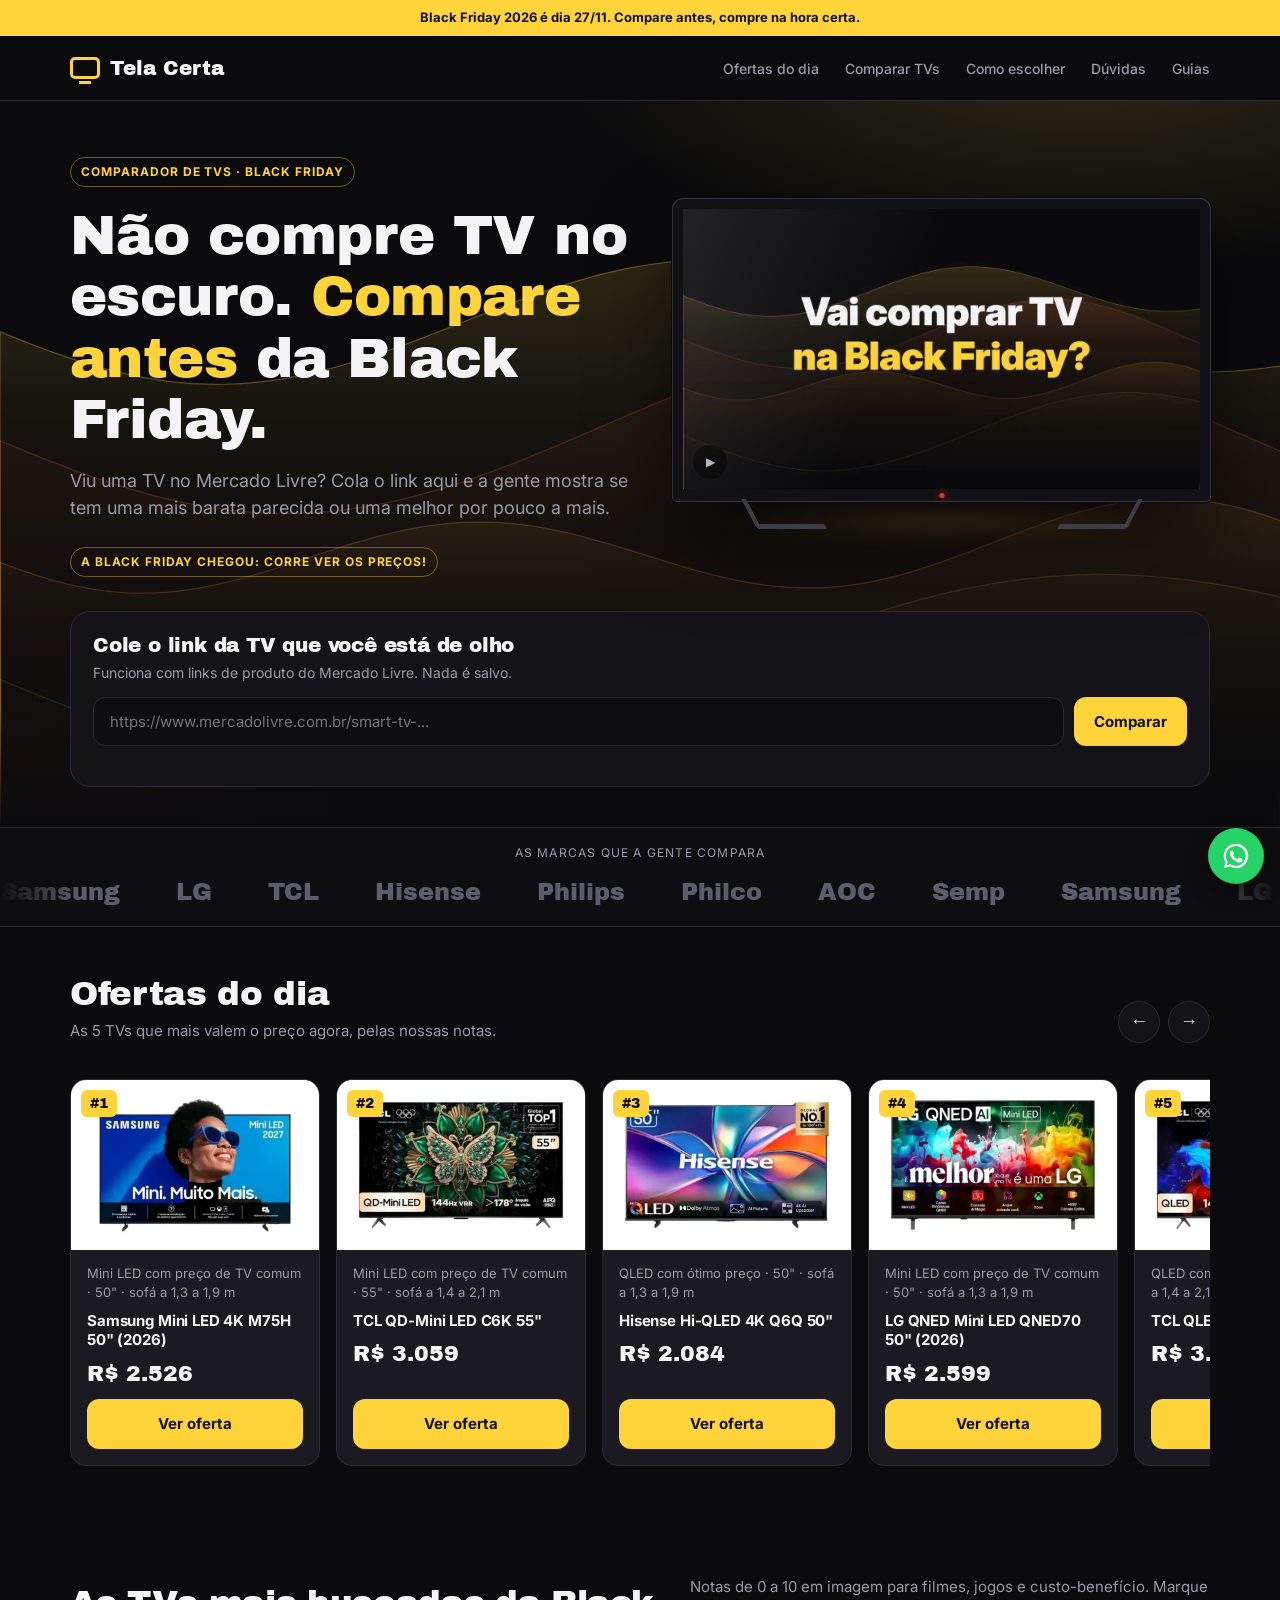
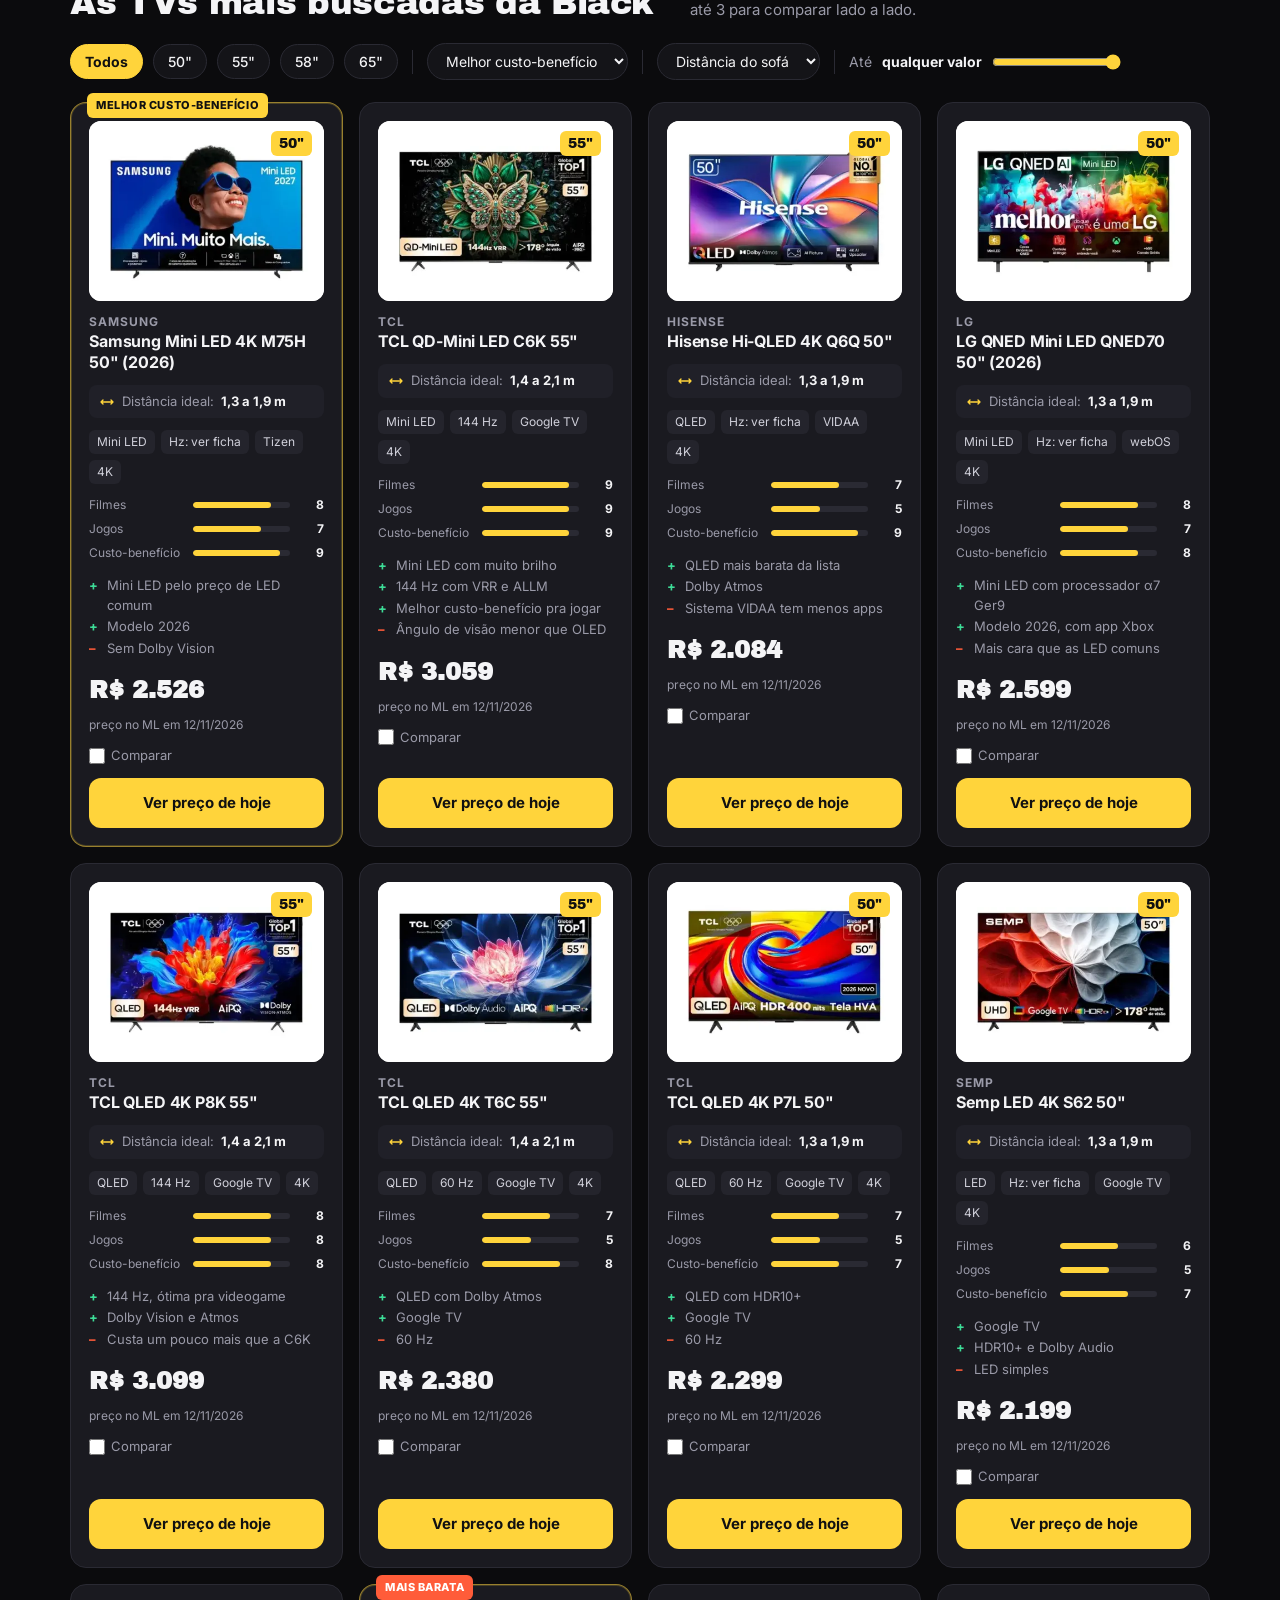
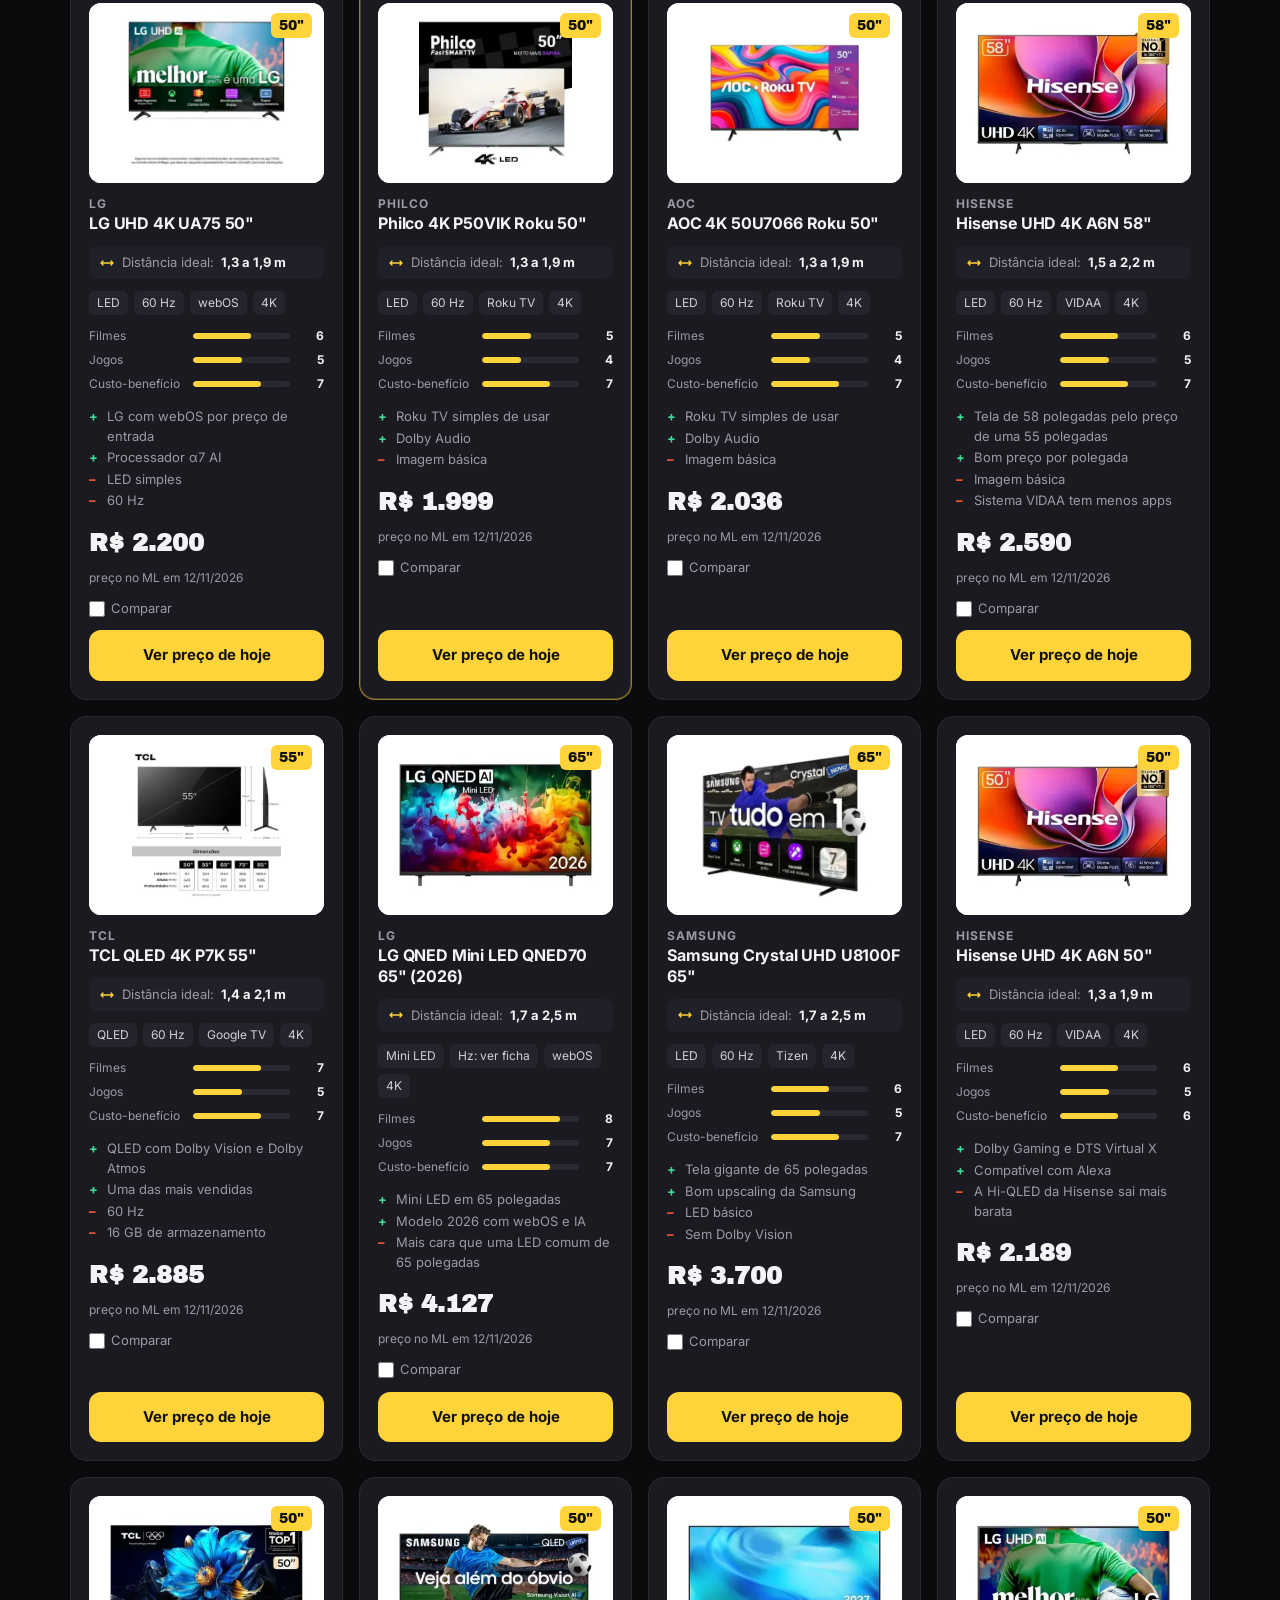
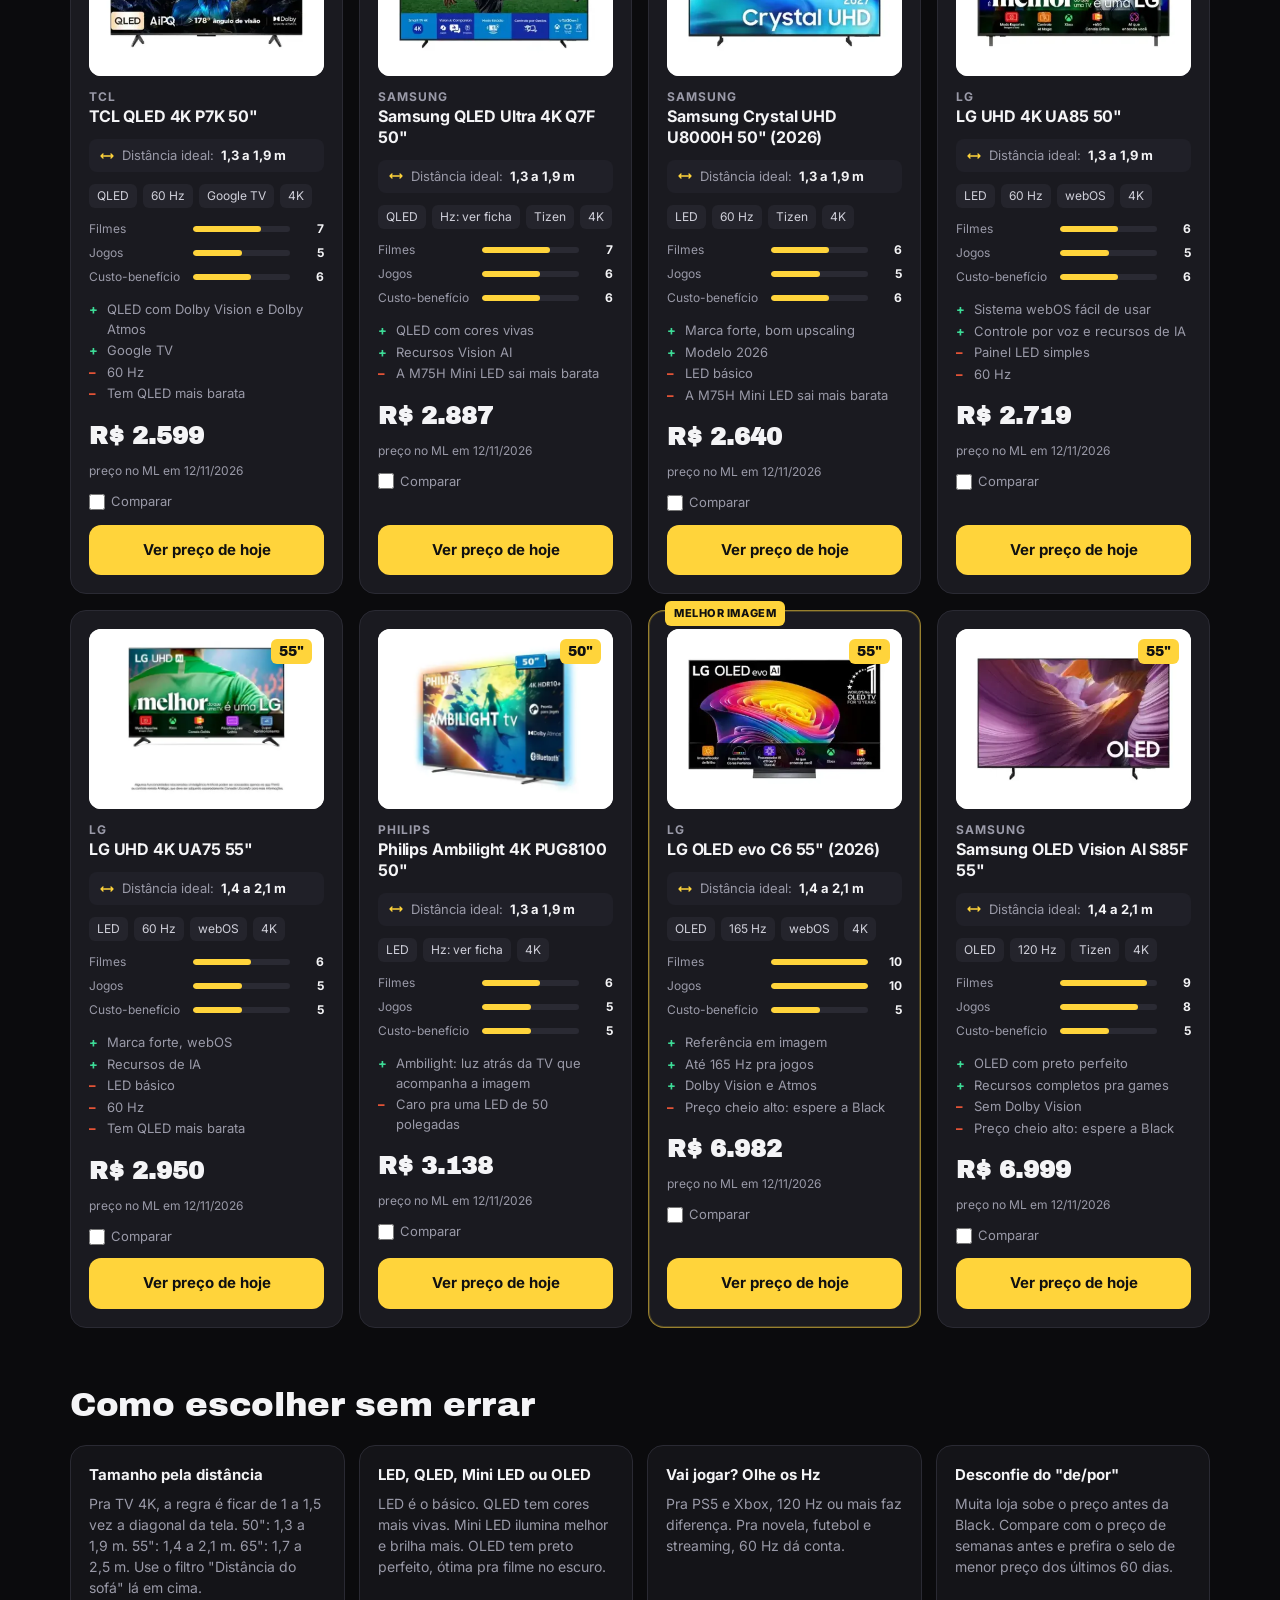
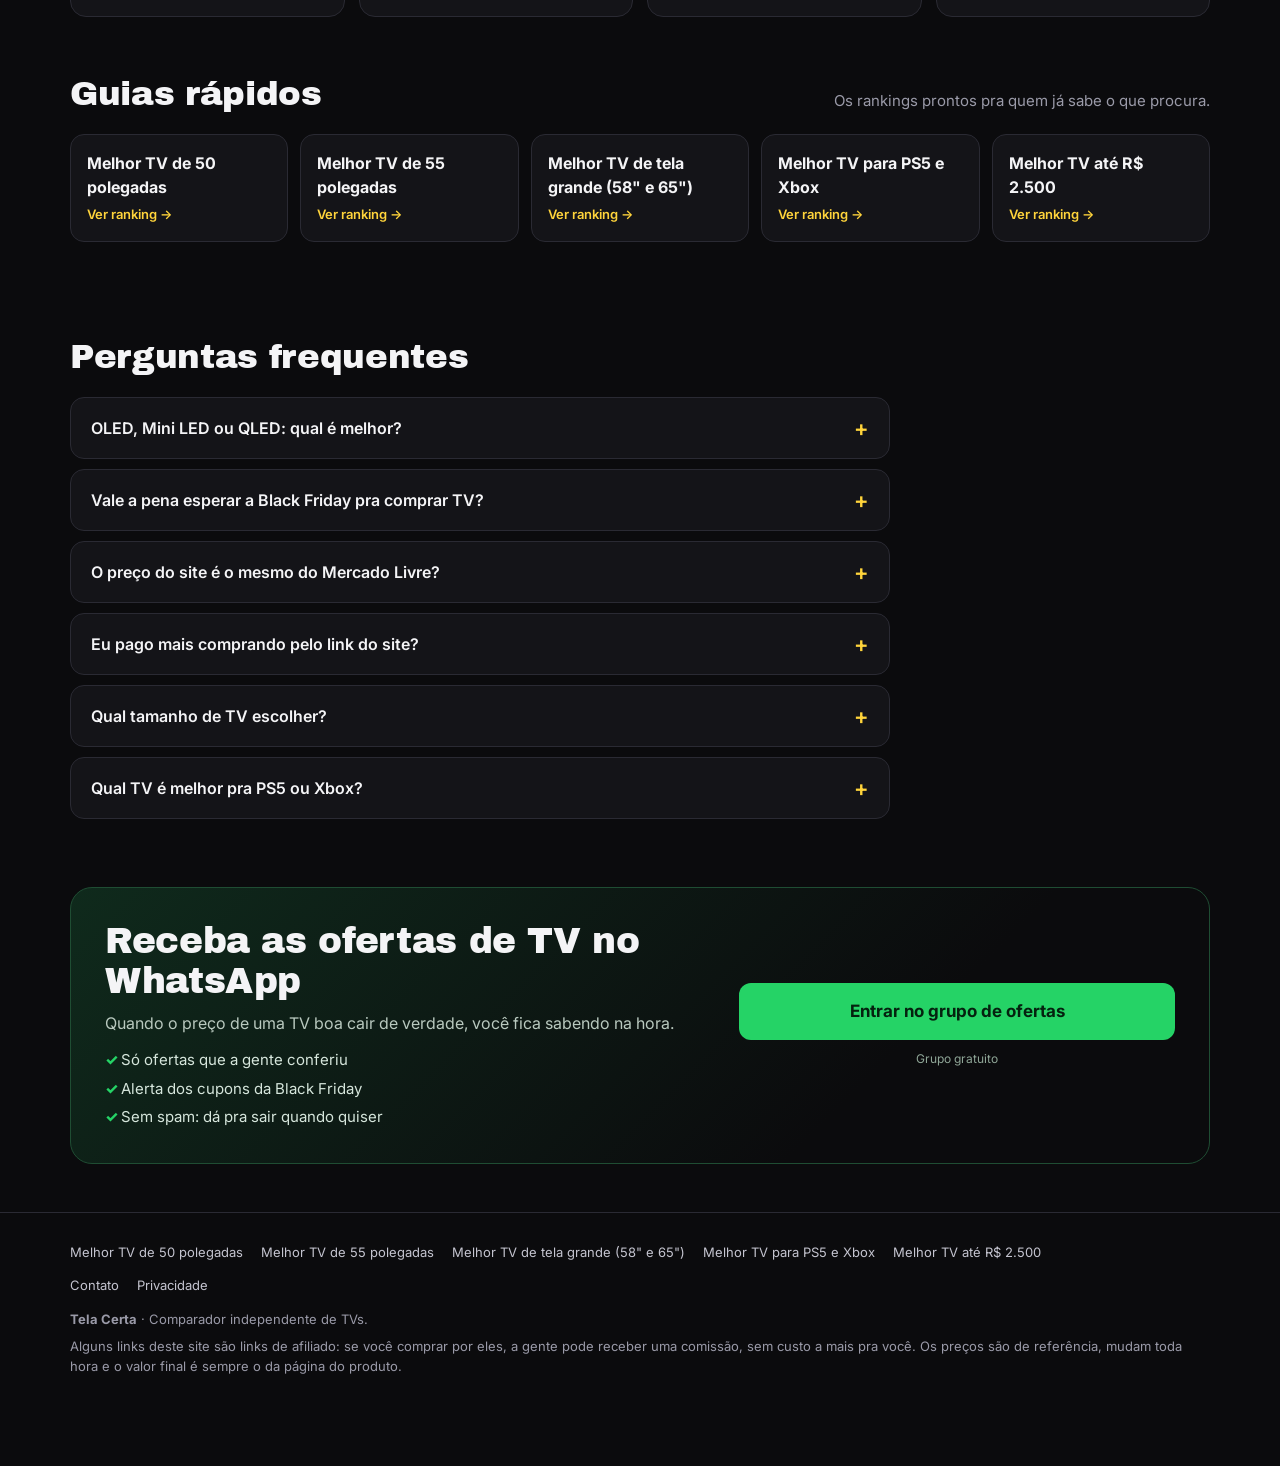
<file: index.html>
<!DOCTYPE html>
<html lang="pt-BR">
<head>
<meta charset="UTF-8">
<meta name="viewport" content="width=device-width, initial-scale=1">
<title>Tela Certa — Comparador de TVs para a Black Friday</title>
<meta name="description" content="Compare as TVs mais buscadas da Black Friday: preço, qualidade de imagem, jogos e custo-benefício. Cole o link de uma TV e veja alternativas melhores ou mais baratas.">
<link rel="canonical" href="https://lenielbruno99-droid.github.io/telacerta/">
<link rel="icon" href="favicon.svg" type="image/svg+xml">
<meta property="og:type" content="website">
<meta property="og:site_name" content="Tela Certa">
<meta property="og:title" content="Tela Certa: compare TVs antes da Black Friday">
<meta property="og:description" content="24 TVs comparadas com preço de hoje, nota e distância ideal. Cole o link da TV que você quer e veja opções melhores ou mais baratas.">
<meta property="og:image" content="https://lenielbruno99-droid.github.io/telacerta/og.png">
<meta property="og:image:width" content="1200">
<meta property="og:image:height" content="630">
<meta property="og:url" content="https://lenielbruno99-droid.github.io/telacerta/">
<meta property="og:locale" content="pt_BR">
<meta name="twitter:card" content="summary_large_image">
<meta name="theme-color" content="#0b0b0d">
<link rel="preconnect" href="https://fonts.googleapis.com">
<link rel="preconnect" href="https://fonts.gstatic.com" crossorigin>
<link href="https://fonts.googleapis.com/css2?family=Archivo+Black&family=Inter:wght@400;500;600;700&display=swap" rel="stylesheet">
<style>
:root{
  --bg:#0b0b0d; --bg2:#141418; --card:#1a1a20; --line:#2a2a33;
  --txt:#f4f4f6; --mut:#9a9aa8; --acc:#ffd43b; --acc2:#ff5c39; --ok:#3ddc97;
  --r:16px;
}
*{box-sizing:border-box;margin:0;padding:0}
html{scroll-behavior:smooth}
body{font-family:Inter,system-ui,sans-serif;background:var(--bg);color:var(--txt);line-height:1.5;-webkit-font-smoothing:antialiased}
a{color:inherit}
.wrap{max-width:1180px;margin:0 auto;padding:0 20px}
h1,h2,h3{font-family:"Archivo Black",Inter,sans-serif;font-weight:400;letter-spacing:-.01em;line-height:1.1}

/* topo */
.bar{background:var(--acc);color:#111;font-weight:700;font-size:13px;text-align:center;padding:8px 12px}
header.top{border-bottom:1px solid var(--line)}
header.top .wrap{display:flex;align-items:center;justify-content:space-between;height:64px}
.logo{display:flex;align-items:center;gap:10px;font-family:"Archivo Black";font-size:20px;text-decoration:none}
.logo i{width:30px;height:22px;border:3px solid var(--acc);border-radius:5px;position:relative;display:inline-block}
.logo i:after{content:"";position:absolute;left:50%;bottom:-8px;width:12px;height:3px;background:var(--acc);transform:translateX(-50%)}
nav a{color:var(--mut);text-decoration:none;font-size:14px;margin-left:22px;font-weight:500}
nav a:hover{color:var(--txt)}
@media(max-width:640px){nav{display:none}}

/* hero */
.hero{padding:56px 0 40px;background:radial-gradient(900px 400px at 85% -10%,rgba(255,212,59,.16),transparent 60%),radial-gradient(700px 360px at 0% 110%,rgba(255,92,57,.12),transparent 60%)}
.tag{display:inline-block;font-size:12px;font-weight:700;letter-spacing:.08em;text-transform:uppercase;color:var(--acc);border:1px solid rgba(255,212,59,.4);padding:5px 10px;border-radius:99px;margin-bottom:18px}
.hero h1{font-size:clamp(34px,5.6vw,62px);max-width:820px}
.hero h1 em{font-style:normal;color:var(--acc)}
.hero p.sub{color:var(--mut);font-size:18px;max-width:640px;margin-top:16px}
.count{display:flex;gap:10px;margin-top:26px;flex-wrap:wrap;align-items:center}
.count .u{background:var(--bg2);border:1px solid var(--line);border-radius:12px;padding:10px 14px;min-width:72px;text-align:center}
.count .u b{display:block;font-family:"Archivo Black";font-size:26px;color:var(--acc)}
.count .u span{font-size:11px;color:var(--mut);text-transform:uppercase;letter-spacing:.06em}
.count .lbl{color:var(--mut);font-size:14px;margin-right:4px}

/* colar link */
.paste{margin-top:34px;background:var(--bg2);border:1px solid var(--line);border-radius:20px;padding:22px}
.paste h2{font-size:20px;margin-bottom:6px}
.paste p{color:var(--mut);font-size:14px;margin-bottom:14px}
.paste form{display:flex;gap:10px;flex-wrap:wrap}
.paste input{flex:1;min-width:220px;background:#0e0e12;border:1px solid var(--line);color:var(--txt);border-radius:12px;padding:14px 16px;font-size:15px;font-family:inherit}
.paste input:focus{outline:2px solid var(--acc);border-color:transparent}
.btn{background:var(--acc);color:#111;border:0;border-radius:12px;padding:14px 20px;font-weight:700;font-size:15px;cursor:pointer;font-family:inherit;text-decoration:none;display:inline-flex;align-items:center;justify-content:center;gap:8px;white-space:nowrap}
.btn:hover{filter:brightness(1.07)}
.btn.ghost{background:transparent;color:var(--txt);border:1px solid var(--line)}
.btn.ghost:hover{border-color:var(--mut)}
.btn.sm{padding:10px 14px;font-size:14px;border-radius:10px}
#pasteOut{margin-top:18px}
.note{font-size:13px;color:var(--mut)}

/* seções */
section{padding:48px 0}
.sec-h{display:flex;align-items:end;justify-content:space-between;gap:16px;margin-bottom:22px;flex-wrap:wrap}
.sec-h h2{font-size:clamp(24px,3.2vw,34px)}
.sec-h p{color:var(--mut);font-size:15px;max-width:520px}

/* filtros */
.filters{display:flex;gap:10px;flex-wrap:wrap;margin-bottom:22px;align-items:center}
.chip{background:var(--bg2);border:1px solid var(--line);color:var(--txt);border-radius:99px;padding:8px 14px;font-size:14px;cursor:pointer;font-family:inherit;font-weight:500}
.chip.on{background:var(--acc);color:#111;border-color:var(--acc);font-weight:700}
.filters select{background:var(--bg2);border:1px solid var(--line);color:var(--txt);border-radius:99px;padding:8px 14px;font-size:14px;font-family:inherit}
.filters .sep{width:1px;height:24px;background:var(--line);margin:0 4px}
.range{display:flex;align-items:center;gap:10px;font-size:14px;color:var(--mut)}
.range input{accent-color:var(--acc)}
.range b{color:var(--txt);min-width:86px}

/* cards */
.grid{display:grid;grid-template-columns:repeat(auto-fill,minmax(270px,1fr));gap:16px}
.card{background:var(--card);border:1px solid var(--line);border-radius:var(--r);padding:18px;display:flex;flex-direction:column;gap:12px;position:relative}
.card.pick{border-color:rgba(255,212,59,.55);box-shadow:0 0 0 1px rgba(255,212,59,.2) inset}
.badge{position:absolute;top:-10px;left:16px;background:var(--acc);color:#111;font-size:11px;font-weight:800;text-transform:uppercase;letter-spacing:.05em;padding:4px 9px;border-radius:6px}
.badge.r{background:var(--acc2);color:#fff}
.tv{height:120px;border-radius:12px;background:linear-gradient(135deg,#22222b,#121216);display:flex;align-items:center;justify-content:center;position:relative;overflow:hidden}
.tv .scr{width:68%;aspect-ratio:16/9;border-radius:6px;border:3px solid #33333d;position:relative}
.tv .scr:after{content:"";position:absolute;left:50%;bottom:-13px;width:30%;height:4px;background:#33333d;border-radius:2px;transform:translateX(-50%)}
.tv .in{position:absolute;right:12px;top:10px;font-family:"Archivo Black";font-size:22px;color:rgba(255,255,255,.85)}
.tv img{position:absolute;inset:0;width:100%;height:100%;object-fit:contain;padding:12px;background:#fff}
.tv.has-img{background:#fff;height:180px}
.tv.has-img .in{color:#111;background:var(--acc);font-size:14px;padding:2px 8px;border-radius:6px;z-index:1}
.dist{display:flex;align-items:center;gap:7px;font-size:13px;color:var(--mut);background:#202028;border-radius:8px;padding:7px 10px}
.dist svg{width:16px;height:16px;color:var(--acc);flex:none}
.dist b{color:var(--txt);white-space:nowrap}
.card h3{font-family:Inter;font-weight:700;font-size:16px;line-height:1.3}
.brand{font-size:12px;color:var(--mut);text-transform:uppercase;letter-spacing:.08em;font-weight:700}
.specs{display:flex;flex-wrap:wrap;gap:6px}
.specs span{font-size:12px;background:#24242c;border-radius:6px;padding:3px 8px;color:#d0d0da}
.scores{display:grid;gap:6px}
.sc{display:grid;grid-template-columns:96px 1fr 26px;align-items:center;gap:8px;font-size:12px;color:var(--mut)}
.sc .b{height:6px;border-radius:3px;background:#2a2a33;overflow:hidden}
.sc .b i{display:block;height:100%;background:var(--acc);border-radius:3px}
.sc b{color:var(--txt);text-align:right}
.price{display:flex;align-items:baseline;gap:8px;flex-wrap:wrap}
.price b{font-family:"Archivo Black";font-size:24px}
.price small{color:var(--mut);font-size:12px}
.pc{font-size:13px;color:var(--mut)}
.pc li{list-style:none;padding-left:18px;position:relative;margin:2px 0}
.pc li:before{position:absolute;left:0;font-weight:700}
.pc li.p:before{content:"+";color:var(--ok)}
.pc li.c:before{content:"–";color:var(--acc2)}
.actions{display:flex;gap:8px;margin-top:auto}
.actions .btn{flex:1}
.cmpbox{display:flex;align-items:center;gap:6px;font-size:13px;color:var(--mut);cursor:pointer;user-select:none}
.cmpbox input{accent-color:var(--acc);width:16px;height:16px}
.empty{color:var(--mut);padding:30px;text-align:center;border:1px dashed var(--line);border-radius:var(--r)}

/* resultado do link */
.res{background:var(--card);border:1px solid var(--line);border-radius:var(--r);padding:18px}
.res h3{font-family:Inter;font-weight:700;font-size:17px;margin-bottom:4px}
.res .grid{margin-top:14px}
.alt-t{font-size:12px;font-weight:800;color:var(--acc);text-transform:uppercase;letter-spacing:.06em}

/* comparar */
.cmpbar{position:fixed;left:50%;bottom:16px;transform:translateX(-50%) translateY(140%);background:#1f1f26;border:1px solid var(--line);border-radius:14px;padding:10px 12px 10px 16px;display:flex;align-items:center;gap:14px;box-shadow:0 12px 40px rgba(0,0,0,.5);transition:transform .25s;z-index:20;max-width:calc(100% - 24px)}
.cmpbar{visibility:hidden}
.cmpbar.show{transform:translateX(-50%) translateY(0);visibility:visible}
.cmpbar span{font-size:14px;white-space:nowrap}
.tbl-wrap{overflow-x:auto;border:1px solid var(--line);border-radius:var(--r)}
table{width:100%;border-collapse:collapse;min-width:560px}
th,td{padding:12px 14px;border-bottom:1px solid var(--line);text-align:left;font-size:14px;vertical-align:top}
th{color:var(--mut);font-weight:600;width:170px;background:var(--bg2)}
td.best{color:var(--acc);font-weight:700}
thead td{font-weight:700}

/* guia */
.guide{display:grid;grid-template-columns:repeat(auto-fit,minmax(240px,1fr));gap:14px}
.g{background:var(--bg2);border:1px solid var(--line);border-radius:var(--r);padding:18px}
.g b{display:block;font-size:15px;margin-bottom:6px}
.g p{color:var(--mut);font-size:14px}

footer{border-top:1px solid var(--line);padding:30px 0 90px;color:var(--mut);font-size:13px}
footer p+p{margin-top:8px}

/* modal */
.modal{position:fixed;inset:0;background:rgba(0,0,0,.7);display:none;align-items:center;justify-content:center;padding:16px;z-index:30}
.modal.show{display:flex}
.modal .box{background:var(--bg2);border:1px solid var(--line);border-radius:18px;padding:22px;max-width:980px;width:100%;max-height:90vh;overflow:auto}
.modal .hd{display:flex;justify-content:space-between;align-items:center;margin-bottom:16px}
.modal h2{font-size:22px}

/* hero animado */
.hero{position:relative;overflow:hidden}
#waves{position:absolute;inset:0;width:100%;height:100%;z-index:0;opacity:.9}
.hero .wrap{position:relative;z-index:1}
.hero:after{content:"";position:absolute;inset:auto 0 0 0;height:120px;background:linear-gradient(transparent,var(--bg));z-index:0;pointer-events:none}

/* faixa de marcas */
.brands{border-top:1px solid var(--line);border-bottom:1px solid var(--line);background:#0e0e11;overflow:hidden;padding:16px 0;position:relative}
.brands:before,.brands:after{content:"";position:absolute;top:0;bottom:0;width:80px;z-index:1;pointer-events:none}
.brands:before{left:0;background:linear-gradient(90deg,#0e0e11,transparent)}
.brands:after{right:0;background:linear-gradient(-90deg,#0e0e11,transparent)}
.brands-lbl{text-align:center;font-size:12px;color:var(--mut);text-transform:uppercase;letter-spacing:.1em;margin-bottom:12px}
.track{display:flex;gap:56px;width:max-content;animation:roll 32s linear infinite}
.track span{font-family:"Archivo Black";font-size:24px;color:#5d5d6b;white-space:nowrap;transition:color .2s}
.track span:hover{color:var(--acc)}
.brands:hover .track{animation-play-state:paused}
@keyframes roll{to{transform:translateX(-50%)}}

/* ofertas do dia */
.deals{display:grid;grid-auto-flow:column;grid-auto-columns:minmax(250px,290px);gap:16px;overflow-x:auto;scroll-snap-type:x mandatory;padding:14px 2px;scrollbar-width:none}
.deals::-webkit-scrollbar{display:none}
.deal{scroll-snap-align:start;background:var(--card);border:1px solid var(--line);border-radius:var(--r);overflow:hidden;display:flex;flex-direction:column;position:relative;transition:transform .2s,border-color .2s}
.deal:hover{transform:translateY(-3px);border-color:rgba(255,212,59,.5)}
.deal .ph{background:#fff;height:170px;display:flex;align-items:center;justify-content:center;position:relative}
.deal .ph img{max-width:100%;max-height:100%;object-fit:contain;padding:12px}
.deal .rk{position:absolute;top:10px;left:10px;background:var(--acc);color:#111;font-family:"Archivo Black";font-size:14px;padding:3px 9px;border-radius:6px}
.deal .bd{padding:14px 16px 16px;display:flex;flex-direction:column;gap:8px;flex:1}
.deal .why{font-size:13px;color:var(--mut)}
.deal h3{font-family:Inter;font-weight:700;font-size:15px;line-height:1.3}
.deal .pr{font-family:"Archivo Black";font-size:22px}
.deal .btn{margin-top:auto}
.arrows{display:flex;gap:8px}
.arr{width:42px;height:42px;border-radius:50%;background:var(--bg2);border:1px solid var(--line);color:var(--txt);font-size:18px;cursor:pointer}
.arr:hover{border-color:var(--acc);color:var(--acc)}

/* FAQ */
.faq{max-width:820px}
.faq details{border:1px solid var(--line);border-radius:14px;background:var(--bg2);margin-bottom:10px;overflow:hidden}
.faq summary{list-style:none;cursor:pointer;padding:18px 54px 18px 20px;font-weight:600;font-size:16px;position:relative}
.faq summary::-webkit-details-marker{display:none}
.faq summary:after{content:"+";position:absolute;right:20px;top:50%;transform:translateY(-50%);font-size:22px;color:var(--acc);transition:transform .2s}
.faq details[open] summary:after{transform:translateY(-50%) rotate(45deg)}
.faq details p{padding:0 20px 18px;color:var(--mut);font-size:15px}

/* WhatsApp */
.wa{background:linear-gradient(135deg,#0f2a1c,#0b0b0d 70%);border:1px solid #1f4d33;border-radius:22px;padding:34px;display:grid;grid-template-columns:1.4fr 1fr;gap:24px;align-items:center}
.wa h2{font-size:clamp(24px,3.4vw,36px)}
.wa p{color:#b9c9bf;margin-top:10px;font-size:16px}
.wa ul{list-style:none;margin-top:14px;display:grid;gap:6px;color:#d6e6dc;font-size:15px}
.wa li:before{content:"✓ ";color:#25d366;font-weight:800}
.btn.wa-btn{background:#25d366;color:#05210f;font-size:17px;padding:16px 22px;width:100%}
.btn.wa-btn.off{background:#2a3a31;color:#8fa697;cursor:default}
.wa small{display:block;text-align:center;color:#8fa697;margin-top:10px;font-size:12px}
@media(max-width:760px){.wa{grid-template-columns:1fr;padding:24px}}
.wa-float{position:fixed;right:16px;bottom:16px;width:56px;height:56px;border-radius:50%;background:#25d366;display:flex;align-items:center;justify-content:center;box-shadow:0 8px 24px rgba(0,0,0,.4);z-index:15;text-decoration:none;transition:bottom .25s}
.wa-float svg{width:30px;height:30px}
.wa-float.up{bottom:84px}
@media (prefers-reduced-motion:reduce){.track{animation:none}}
@media(max-width:640px){.arrows{display:none}}
.flinks{display:flex;flex-wrap:wrap;gap:8px 18px;margin-bottom:14px}
.flinks a{color:#c4c4cf;text-decoration:none}
.flinks a:hover{color:var(--acc)}
.guias{display:grid;grid-template-columns:repeat(auto-fit,minmax(200px,1fr));gap:12px}
.guia{background:var(--bg2);border:1px solid var(--line);border-radius:14px;padding:16px;text-decoration:none;display:flex;flex-direction:column;gap:6px;transition:border-color .2s,transform .2s}
.guia:hover{border-color:var(--acc);transform:translateY(-2px)}
.guia span{font-size:13px;color:var(--acc);font-weight:600}
.hero-grid{display:grid;grid-template-columns:1.05fr 1fr;gap:40px;align-items:center}
.hero-grid h1{font-size:clamp(34px,4.4vw,56px)}
.tvframe{position:relative;padding-bottom:34px}
.hero-vid{position:relative;overflow:hidden;aspect-ratio:16/9;background:#000;border-radius:10px 10px 4px 4px;
  border:10px solid #121216;border-bottom-width:12px;
  box-shadow:0 0 0 1px #34343c,0 0 0 2px #0a0a0c,inset 0 0 0 1px rgba(255,255,255,.04),0 40px 80px rgba(0,0,0,.6)}
.hero-vid .glare{position:absolute;inset:0;pointer-events:none;background:linear-gradient(115deg,rgba(255,255,255,.10) 0%,rgba(255,255,255,.03) 28%,transparent 42%)}
.tv-chin{position:relative;height:0}
.tv-chin i{position:absolute;left:50%;top:-8px;width:5px;height:5px;border-radius:50%;background:#ff3b30;box-shadow:0 0 8px #ff3b30;transform:translateX(-50%);opacity:.85}
.tv-feet{position:absolute;left:0;right:0;bottom:6px;height:30px}
.tv-feet i{position:absolute;bottom:0;width:70px;height:30px;border-bottom:5px solid #3d3d47}
.tv-feet i:first-child{left:14%;border-left:5px solid #3d3d47;transform:skewX(28deg);border-radius:0 0 0 4px}
.tv-feet i:last-child{right:14%;border-right:5px solid #3d3d47;transform:skewX(-28deg);border-radius:0 0 4px 0}
.tv-glow{position:absolute;left:8%;right:8%;bottom:-6px;height:40px;background:radial-gradient(ellipse at center,rgba(255,212,59,.22),transparent 70%);filter:blur(8px);z-index:-1}
.hero-vid video{width:100%;height:100%;display:block;object-fit:cover}
.vid-tg{position:absolute;left:10px;bottom:10px;z-index:2;width:34px;height:34px;border-radius:50%;border:0;background:rgba(0,0,0,.55);color:#fff;font-size:12px;cursor:pointer;opacity:.7}
.vid-tg:hover{opacity:1}
@media(max-width:900px){.hero-grid{grid-template-columns:1fr;gap:26px}}
</style>
</head>
<body>

<div class="bar">Black Friday 2026 é dia 27/11. Compare antes, compre na hora certa.</div>

<header class="top">
  <div class="wrap">
    <a class="logo" href="#"><i></i>Tela Certa</a>
    <nav>
      <a href="#ofertas">Ofertas do dia</a>
      <a href="#comparar">Comparar TVs</a>
      <a href="#guia">Como escolher</a>
      <a href="#duvidas">Dúvidas</a>
      <a href="melhor-tv-50-polegadas.html">Guias</a>
    </nav>
  </div>
</header>

<div class="hero">
  <canvas id="waves" aria-hidden="true"></canvas>
  <div class="wrap">
   <div class="hero-grid">
   <div class="hero-txt">
    <span class="tag">Comparador de TVs · Black Friday</span>
    <h1>Não compre TV no escuro. <em>Compare antes</em> da Black Friday.</h1>
    <p class="sub">Viu uma TV no Mercado Livre? Cola o link aqui e a gente mostra se tem uma mais barata parecida ou uma melhor por pouco a mais.</p>

    <div class="count" id="count" aria-live="polite">
      <span class="lbl">Faltam</span>
      <div class="u"><b id="cd-d">--</b><span>dias</span></div>
      <div class="u"><b id="cd-h">--</b><span>horas</span></div>
      <div class="u"><b id="cd-m">--</b><span>min</span></div>
    </div>
   </div>
   <div class="tvframe">
   <div class="hero-vid">
     <video id="heroVid" autoplay muted loop playsinline preload="metadata" poster="hero-poster.jpg" aria-label="Vídeo: como evitar o falso desconto e comparar TVs antes da Black Friday">
       <source src="hero.mp4" type="video/mp4">
     </video>
     <button class="vid-tg" id="vidTg" type="button" aria-label="Pausar vídeo">❚❚</button>
     <span class="glare" aria-hidden="true"></span>
   </div>
   <div class="tv-chin" aria-hidden="true"><i></i></div>
   <div class="tv-feet" aria-hidden="true"><i></i><i></i></div>
   <div class="tv-glow" aria-hidden="true"></div>
   </div>
   </div>

    <div class="paste">
      <h2>Cole o link da TV que você está de olho</h2>
      <p>Funciona com links de produto do Mercado Livre. Nada é salvo.</p>
      <form id="pasteForm">
        <input id="pasteIn" type="text" inputmode="url" placeholder="https://www.mercadolivre.com.br/smart-tv-..." aria-label="Link da TV">
        <button class="btn" type="submit">Comparar</button>
      </form>
      <div id="pasteOut"></div>
    </div>
  </div>
</div>

<div class="brands" aria-label="Marcas comparadas">
  <div class="brands-lbl">As marcas que a gente compara</div>
  <div class="track"><span>Samsung</span><span>LG</span><span>TCL</span><span>Hisense</span><span>Philips</span><span>Philco</span><span>AOC</span><span>Semp</span><span aria-hidden="true">Samsung</span><span aria-hidden="true">LG</span><span aria-hidden="true">TCL</span><span aria-hidden="true">Hisense</span><span aria-hidden="true">Philips</span><span aria-hidden="true">Philco</span><span aria-hidden="true">AOC</span><span aria-hidden="true">Semp</span></div>
</div>

<section id="ofertas">
  <div class="wrap">
    <div class="sec-h">
      <div><h2>Ofertas do dia</h2><p style="margin-top:8px">As 5 TVs que mais valem o preço agora, pelas nossas notas.</p></div>
      <div class="arrows"><button class="arr" id="dPrev" type="button" aria-label="Anterior">←</button><button class="arr" id="dNext" type="button" aria-label="Próxima">→</button></div>
    </div>
    <div class="deals" id="deals"></div>
  </div>
</section>

<section id="comparar">
  <div class="wrap">
    <div class="sec-h">
      <h2>As TVs mais buscadas da Black</h2>
      <p>Notas de 0 a 10 em imagem para filmes, jogos e custo-benefício. Marque até 3 para comparar lado a lado.</p>
    </div>

    <div class="filters" id="filters">
      <button class="chip on" data-size="all">Todos</button>
      <button class="chip" data-size="50">50"</button>
      <button class="chip" data-size="55">55"</button>
      <button class="chip" data-size="58">58"</button>
      <button class="chip" data-size="65">65"</button>
      <span class="sep"></span>
      <select id="sort" aria-label="Ordenar">
        <option value="custo">Melhor custo-benefício</option>
        <option value="preco">Menor preço</option>
        <option value="filmes">Melhor para filmes</option>
        <option value="jogos">Melhor para jogos</option>
      </select>
      <span class="sep"></span>
      <select id="dist" aria-label="Distância do sofá">
        <option value="0">Distância do sofá</option>
        <option value="1.3">1,3 m</option><option value="1.5">1,5 m</option><option value="1.8">1,8 m</option>
        <option value="2">2 m</option><option value="2.2">2,2 m</option><option value="2.5">2,5 m</option>
      </select>
      <span class="sep"></span>
      <label class="range">Até <b id="budgetLbl"></b><input id="budget" type="range" min="1500" max="7500" step="100" value="7500"></label>
    </div>

    <div class="grid" id="grid"></div>
  </div>
</section>

<section id="guia" style="padding-top:10px">
  <div class="wrap">
    <div class="sec-h"><h2>Como escolher sem errar</h2></div>
    <div class="guide">
      <div class="g"><b>Tamanho pela distância</b><p>Pra TV 4K, a regra é ficar de 1 a 1,5 vez a diagonal da tela. 50": 1,3 a 1,9 m. 55": 1,4 a 2,1 m. 65": 1,7 a 2,5 m. Use o filtro "Distância do sofá" lá em cima.</p></div>
      <div class="g"><b>LED, QLED, Mini LED ou OLED</b><p>LED é o básico. QLED tem cores mais vivas. Mini LED ilumina melhor e brilha mais. OLED tem preto perfeito, ótima pra filme no escuro.</p></div>
      <div class="g"><b>Vai jogar? Olhe os Hz</b><p>Pra PS5 e Xbox, 120 Hz ou mais faz diferença. Pra novela, futebol e streaming, 60 Hz dá conta.</p></div>
      <div class="g"><b>Desconfie do "de/por"</b><p>Muita loja sobe o preço antes da Black. Compare com o preço de semanas antes e prefira o selo de menor preço dos últimos 60 dias.</p></div>
    </div>
  </div>
</section>

<section id="guias" style="padding-top:10px">
  <div class="wrap">
    <div class="sec-h"><h2>Guias rápidos</h2><p>Os rankings prontos pra quem já sabe o que procura.</p></div>
    <div class="guias"><a class="guia" href="melhor-tv-50-polegadas.html"><b>Melhor TV de 50 polegadas</b><span>Ver ranking →</span></a><a class="guia" href="melhor-tv-55-polegadas.html"><b>Melhor TV de 55 polegadas</b><span>Ver ranking →</span></a><a class="guia" href="melhor-tv-tela-grande.html"><b>Melhor TV de tela grande (58" e 65")</b><span>Ver ranking →</span></a><a class="guia" href="melhor-tv-para-ps5-xbox.html"><b>Melhor TV para PS5 e Xbox</b><span>Ver ranking →</span></a><a class="guia" href="melhor-tv-ate-2500-reais.html"><b>Melhor TV até R$ 2.500</b><span>Ver ranking →</span></a></div>
  </div>
</section>

<section id="duvidas">
  <div class="wrap">
    <div class="sec-h"><h2>Perguntas frequentes</h2></div>
    <div class="faq">
      <details><summary>OLED, Mini LED ou QLED: qual é melhor?</summary><p>OLED tem o melhor preto e contraste, ideal pra filme em sala escura, mas custa mais. Mini LED brilha muito e vai bem em sala clara, com preço bem menor. QLED é o meio-termo: cores mais vivas que uma LED comum, pagando pouco a mais.</p></details>
      <details><summary>Vale a pena esperar a Black Friday pra comprar TV?</summary><p>Na maioria das vezes, sim. TV é dos produtos com maior desconto na Black. O truque é acompanhar o preço antes: se ele subiu nas semanas anteriores, o desconto é de mentira. Por isso a gente mostra o preço atual de cada modelo.</p></details>
      <details><summary>O preço do site é o mesmo do Mercado Livre?</summary><p>O preço mostrado é o que estava no Mercado Livre na data indicada no card. Ele pode mudar a qualquer hora, então o valor que vale é sempre o da página do produto, quando você clica em “Ver preço de hoje”.</p></details>
      <details><summary>Eu pago mais comprando pelo link do site?</summary><p>Não. Você paga exatamente o mesmo preço. Alguns links são de afiliado: o Mercado Livre paga uma comissão pra gente quando a compra acontece por eles, e é isso que mantém o site no ar.</p></details>
      <details><summary>Qual tamanho de TV escolher?</summary><p>Pra TV 4K, o ideal é ficar de 1 a 1,5 vez a diagonal da tela: 50 polegadas de 1,3 a 1,9 m, 55 de 1,4 a 2,1 m e 65 de 1,7 a 2,5 m. Cada TV do site mostra a distância ideal dela. Na dúvida, prefira a maior que couber no orçamento: quase ninguém se arrepende de TV grande.</p></details>
      <details><summary>Qual TV é melhor pra PS5 ou Xbox?</summary><p>Procure 120 Hz ou mais e HDMI 2.1. Na nossa lista, a TCL C6K e a TCL P8K (144 Hz) são as de melhor custo-benefício pra jogar. Se o orçamento permitir, a LG OLED C6 é a referência.</p></details>
    </div>
  </div>
</section>

<section id="grupo" style="padding-top:10px">
  <div class="wrap">
    <div class="wa">
      <div>
        <h2>Receba as ofertas de TV no WhatsApp</h2>
        <p>Quando o preço de uma TV boa cair de verdade, você fica sabendo na hora.</p>
        <ul><li>Só ofertas que a gente conferiu</li><li>Alerta dos cupons da Black Friday</li><li>Sem spam: dá pra sair quando quiser</li></ul>
      </div>
      <div>
        <a class="btn wa-btn" id="waBtn" href="#" target="_blank" rel="noopener">Entrar no grupo de ofertas</a>
        <small id="waNote">Grupo gratuito</small>
      </div>
    </div>
  </div>
</section>

<script type="application/ld+json">{"@context": "https://schema.org", "@type": "FAQPage", "mainEntity": [{"@type": "Question", "name": "OLED, Mini LED ou QLED: qual é melhor?", "acceptedAnswer": {"@type": "Answer", "text": "OLED tem o melhor preto e contraste, ideal pra filme em sala escura, mas custa mais. Mini LED brilha muito e vai bem em sala clara, com preço bem menor. QLED é o meio-termo: cores mais vivas que uma LED comum, pagando pouco a mais."}}, {"@type": "Question", "name": "Vale a pena esperar a Black Friday pra comprar TV?", "acceptedAnswer": {"@type": "Answer", "text": "Na maioria das vezes, sim. TV é dos produtos com maior desconto na Black. O truque é acompanhar o preço antes: se ele subiu nas semanas anteriores, o desconto é de mentira. Por isso a gente mostra o preço atual de cada modelo."}}, {"@type": "Question", "name": "O preço do site é o mesmo do Mercado Livre?", "acceptedAnswer": {"@type": "Answer", "text": "O preço mostrado é o que estava no Mercado Livre na data indicada no card. Ele pode mudar a qualquer hora, então o valor que vale é sempre o da página do produto, quando você clica em “Ver preço de hoje”."}}, {"@type": "Question", "name": "Eu pago mais comprando pelo link do site?", "acceptedAnswer": {"@type": "Answer", "text": "Não. Você paga exatamente o mesmo preço. Alguns links são de afiliado: o Mercado Livre paga uma comissão pra gente quando a compra acontece por eles, e é isso que mantém o site no ar."}}, {"@type": "Question", "name": "Qual tamanho de TV escolher?", "acceptedAnswer": {"@type": "Answer", "text": "Pra TV 4K, o ideal é ficar de 1 a 1,5 vez a diagonal da tela: 50 polegadas de 1,3 a 1,9 m, 55 de 1,4 a 2,1 m e 65 de 1,7 a 2,5 m. Cada TV do site mostra a distância ideal dela. Na dúvida, prefira a maior que couber no orçamento: quase ninguém se arrepende de TV grande."}}, {"@type": "Question", "name": "Qual TV é melhor pra PS5 ou Xbox?", "acceptedAnswer": {"@type": "Answer", "text": "Procure 120 Hz ou mais e HDMI 2.1. Na nossa lista, a TCL C6K e a TCL P8K (144 Hz) são as de melhor custo-benefício pra jogar. Se o orçamento permitir, a LG OLED C6 é a referência."}}]}</script>

<footer>
  <div class="wrap">
    <div class="flinks"><a href="melhor-tv-50-polegadas.html">Melhor TV de 50 polegadas</a><a href="melhor-tv-55-polegadas.html">Melhor TV de 55 polegadas</a><a href="melhor-tv-tela-grande.html">Melhor TV de tela grande (58" e 65")</a><a href="melhor-tv-para-ps5-xbox.html">Melhor TV para PS5 e Xbox</a><a href="melhor-tv-ate-2500-reais.html">Melhor TV até R$ 2.500</a></div>
    <div class="flinks"><a href="contato.html">Contato</a><a href="privacidade.html">Privacidade</a></div>
    <p><b>Tela Certa</b> · Comparador independente de TVs.</p>
    <p>Alguns links deste site são links de afiliado: se você comprar por eles, a gente pode receber uma comissão, sem custo a mais pra você. Os preços são de referência, mudam toda hora e o valor final é sempre o da página do produto.</p>
  </div>
</footer>

<div class="cmpbar" id="cmpbar">
  <span id="cmpTxt">0 TVs selecionadas</span>
  <button class="btn sm ghost" id="cmpClear" type="button">Limpar</button>
  <button class="btn sm" id="cmpGo" type="button">Comparar</button>
</div>

<a class="wa-float" id="waFloat" href="#" target="_blank" rel="noopener" aria-label="Grupo de ofertas no WhatsApp"><svg viewBox="0 0 32 32" fill="#fff" aria-hidden="true"><path d="M16 3a13 13 0 0 0-11.2 19.6L3 29l6.6-1.7A13 13 0 1 0 16 3Zm0 23.6c-2 0-3.9-.5-5.6-1.5l-.4-.2-3.9 1 1-3.8-.3-.4A10.6 10.6 0 1 1 16 26.6Zm5.8-7.9c-.3-.2-1.9-.9-2.2-1-.3-.1-.5-.2-.7.2l-1 1.2c-.2.2-.4.2-.7.1a8.7 8.7 0 0 1-4.3-3.8c-.3-.6.3-.5.9-1.7.1-.2 0-.4 0-.5l-1-2.4c-.3-.6-.5-.5-.7-.5h-.6c-.2 0-.6.1-.9.4-.3.3-1.2 1.1-1.2 2.8s1.2 3.2 1.4 3.5c.2.2 2.4 3.6 5.8 5 2.1.9 3 1 4 .8.7-.1 1.9-.8 2.2-1.5.3-.8.3-1.4.2-1.5l-.6-.3Z"/></svg></a>

<div class="modal" id="modal" role="dialog" aria-modal="true" aria-labelledby="mTitle">
  <div class="box">
    <div class="hd"><h2 id="mTitle">Comparação lado a lado</h2><button class="btn sm ghost" id="mClose" type="button">Fechar</button></div>
    <div id="mBody"></div>
  </div>
</div>

<script src="catalogo.js"></script>
<script src="analytics.js"></script>
<script>


/* ===================================================================== */
const brl = v => v.toLocaleString("pt-BR",{style:"currency",currency:"BRL",maximumFractionDigits:0});
const $ = s => document.querySelector(s);
const esc = s => String(s).replace(/[&<>"]/g,c=>({"&":"&amp;","<":"&lt;",">":"&gt;",'"':"&quot;"}[c]));
const urlFor = tv => tv.link && tv.link.trim() ? tv.link.trim() : "https://www.mercadolivre.com.br/p/" + tv.mlb;
const valor = tv => (tv.filmes+tv.jogos)/2*1000/tv.preco; // nota por real

let state = { size:"all", sort:"custo", budget:7500, dist:0, sel:new Set() };

/* distância ideal pra TV 4K: de 1x a 1,5x a diagonal da tela */
const distMin = t => Math.round(t.pol*2.54/10)/10;
const distMax = t => Math.round(t.pol*2.54*1.5/10)/10;
const m1 = v => v.toLocaleString("pt-BR",{minimumFractionDigits:1,maximumFractionDigits:1});
const distTxt = t => `${m1(distMin(t))} a ${m1(distMax(t))} m`;

/* foto: tenta a cópia local, depois a do ML, depois o desenho */
function fotoErro(img){
  if(img.dataset.alt && !img.dataset.tried){ img.dataset.tried="1"; img.src=img.dataset.alt; return; }
  const box=img.parentNode; img.remove(); box.classList.remove("has-img");
}

/* destaques automáticos */
function picks(){
  const best = [...TVS].sort((a,b)=>b.custo-a.custo || valor(b)-valor(a))[0];
  const cheap = [...TVS].sort((a,b)=>a.preco-b.preco)[0];
  const top = [...TVS].sort((a,b)=>(b.filmes+b.jogos)-(a.filmes+a.jogos) || a.preco-b.preco)[0];
  return { [best.id]:"Melhor custo-benefício", [cheap.id]:"Mais barata", [top.id]:"Melhor imagem" };
}

function card(tv, badge){
  const hz = tv.hz ? tv.hz+" Hz" : "Hz: ver ficha";
  const bar = (l,v)=>`<div class="sc">${l}<span class="b"><i style="width:${v*10}%"></i></span><b>${v}</b></div>`;
  return `<article class="card ${badge?'pick':''}">
    ${badge?`<span class="badge ${badge==='Mais barata'?'r':''}">${badge}</span>`:''}
    <div class="tv ${tv.img?'has-img':''}"><div class="scr"></div>${tv.img?`<img src="img/${tv.id}.webp" data-alt="${esc(tv.img)}" alt="${esc(tv.nome)}" loading="lazy" onerror="fotoErro(this)">`:''}<span class="in">${tv.pol}"</span></div>
    <div><div class="brand">${esc(tv.marca)}</div><h3>${esc(tv.nome)}</h3></div>
    <div class="dist" title="Distância ideal entre o sofá e a TV"><svg viewBox="0 0 24 24" aria-hidden="true"><path d="M3 12h18M3 12l3-3M3 12l3 3M21 12l-3-3M21 12l-3 3" fill="none" stroke="currentColor" stroke-width="2" stroke-linecap="round" stroke-linejoin="round"/></svg>Distância ideal: <b>${distTxt(tv)}</b></div>
    <div class="specs"><span>${tv.painel}</span><span>${hz}</span>${tv.so?`<span>${tv.so}</span>`:''}<span>4K</span></div>
    <div class="scores">${bar("Filmes",tv.filmes)}${bar("Jogos",tv.jogos)}${bar("Custo-benefício",tv.custo)}</div>
    <ul class="pc">${tv.pros.map(p=>`<li class="p">${esc(p)}</li>`).join("")}${tv.contras.map(p=>`<li class="c">${esc(p)}</li>`).join("")}</ul>
    <div class="price"><b>${brl(tv.preco)}</b><small>preço no ML em ${ATUALIZADO_EM}</small></div>
    <label class="cmpbox"><input type="checkbox" data-cmp="${tv.id}" ${state.sel.has(tv.id)?'checked':''}> Comparar</label>
    <div class="actions"><a class="btn" href="${esc(urlFor(tv))}" target="_blank" rel="sponsored noopener">Ver preço de hoje</a></div>
  </article>`;
}

function render(){
  const pk = picks();
  let list = TVS.filter(t => (state.size==="all" || t.pol==+state.size) && t.preco<=state.budget && (!state.dist || (state.dist>=distMin(t)-0.05 && state.dist<=distMax(t)+0.05)));
  const s = state.sort;
  list.sort((a,b)=> s==="preco" ? a.preco-b.preco
                 : s==="filmes" ? b.filmes-a.filmes || a.preco-b.preco
                 : s==="jogos" ? b.jogos-a.jogos || a.preco-b.preco
                 : b.custo-a.custo || valor(b)-valor(a));
  $("#grid").innerHTML = list.length ? list.map(t=>card(t,pk[t.id])).join("")
    : `<div class="empty">Nenhuma TV nesse filtro. ${state.dist>=2.4?"Pra essa distância, o ideal é 65 polegadas ou mais: tente aumentar o orçamento.":"Aumente o orçamento ou escolha outro tamanho."}</div>`;
  $("#budgetLbl").textContent = state.budget>=7500 ? "qualquer valor" : brl(state.budget);
}

/* filtros */
$("#filters").addEventListener("click", e=>{
  const c = e.target.closest(".chip"); if(!c) return;
  document.querySelectorAll(".chip").forEach(x=>x.classList.toggle("on",x===c));
  state.size = c.dataset.size; render();
});
$("#sort").addEventListener("change", e=>{ state.sort=e.target.value; render(); });
$("#budget").addEventListener("input", e=>{ state.budget=+e.target.value; render(); });
$("#dist").addEventListener("change", e=>{ state.dist=+e.target.value; render(); });

/* comparar */
document.addEventListener("change", e=>{
  const id = e.target.dataset && e.target.dataset.cmp; if(!id) return;
  if(e.target.checked){
    if(state.sel.size>=3){ e.target.checked=false; flash("Dá pra comparar até 3 TVs por vez."); return; }
    state.sel.add(id);
  } else state.sel.delete(id);
  syncCmp();
});
function syncCmp(){
  const n = state.sel.size;
  $("#cmpTxt").textContent = n===1 ? "1 TV selecionada" : n+" TVs selecionadas";
  $("#cmpbar").classList.toggle("show", n>0);
  $("#cmpGo").disabled = n<2; $("#cmpGo").style.opacity = n<2?.5:1;
  document.querySelectorAll("[data-cmp]").forEach(x=>x.checked=state.sel.has(x.dataset.cmp));
}
$("#cmpClear").onclick = ()=>{ state.sel.clear(); syncCmp(); };
$("#cmpGo").onclick = ()=>{ if(state.sel.size>=2) openCmp([...state.sel].map(id=>TVS.find(t=>t.id===id))); };
function openCmp(tvs){
  const row = (label, f, bestFn) => {
    const vals = tvs.map(f); const b = bestFn ? bestFn(tvs) : null;
    return `<tr><th>${label}</th>${tvs.map((t,i)=>`<td class="${b&&b===t?'best':''}">${vals[i]}</td>`).join("")}</tr>`;
  };
  const maxBy = k => ts => [...ts].sort((a,b)=>b[k]-a[k])[0];
  $("#mBody").innerHTML = `<div class="tbl-wrap"><table>
    <thead><tr><th></th>${tvs.map(t=>`<td>${esc(t.nome)}</td>`).join("")}</tr></thead><tbody>
    ${row("Preço (ref.)", t=>brl(t.preco), ts=>[...ts].sort((a,b)=>a.preco-b.preco)[0])}
    ${row("Tamanho", t=>t.pol+'"', maxBy("pol"))}
    ${row("Distância ideal", t=>distTxt(t))}
    ${row("Painel", t=>t.painel)}
    ${row("Frequência", t=>t.hz? t.hz+" Hz":"ver ficha", ts=>[...ts].filter(t=>t.hz).sort((a,b)=>b.hz-a.hz)[0])}
    ${row("Sistema", t=>t.so||"—")}
    ${row("Nota filmes", t=>t.filmes, maxBy("filmes"))}
    ${row("Nota jogos", t=>t.jogos, maxBy("jogos"))}
    ${row("Custo-benefício", t=>t.custo, maxBy("custo"))}
    ${row("Pontos fortes", t=>t.pros.map(esc).join("<br>"))}
    ${row("Atenção", t=>t.contras.map(esc).join("<br>"))}
    <tr><th></th>${tvs.map(t=>`<td><a class="btn sm" href="${esc(urlFor(t))}" target="_blank" rel="sponsored noopener">Ver preço</a></td>`).join("")}</tr>
    </tbody></table></div><p class="note" style="margin-top:12px">Em amarelo, quem leva vantagem em cada linha.</p>`;
  $("#modal").classList.add("show");
}
$("#mClose").onclick = ()=>$("#modal").classList.remove("show");
$("#modal").addEventListener("click", e=>{ if(e.target.id==="modal") $("#modal").classList.remove("show"); });
document.addEventListener("keydown", e=>{ if(e.key==="Escape") $("#modal").classList.remove("show"); });

/* cole o link */
function analisar(raw){
  let slug = raw.trim().toLowerCase();
  try { const u = new URL(slug); slug = u.hostname + u.pathname; } catch(_){}
  slug = decodeURIComponent(slug).replace(/[^a-z0-9]+/g,"-");
  const mSize = slug.match(/(?:^|-)(\d{2})-?(?:polegadas|pol|inch|in)(?:-|$)/) || slug.match(/(?:-|^)(?:tv|oled|qled|led)-(\d{2})(?:-|$)/) || slug.match(/(?:^|-)(\d{2})(?=[a-z])/);
  const size = mSize ? +mSize[1] : null;
  const ehML = /mercadoli(vre|bre)|meli\.la|mlb/.test(slug);
  const idm = slug.match(/mlb-?(\d{6,})/);
  let hits = idm ? TVS.filter(t => t.mlb.replace("MLB","") === idm[1]) : [];
  if(!hits.length) hits = TVS.filter(t => t.tokens.some(k => slug.includes(k)));
  if(hits.length>1 && size) { const s = hits.filter(t=>t.pol===size); if(s.length) hits = s; }
  return { tv: hits[0]||null, size, ehML };
}
$("#pasteForm").addEventListener("submit", e=>{
  e.preventDefault();
  const v = $("#pasteIn").value;
  const out = $("#pasteOut");
  if(!v.trim()){ out.innerHTML = `<p class="note">Cole um link primeiro.</p>`; return; }
  const { tv, size, ehML } = analisar(v);
  if(tv){
    const perto = TVS.filter(t=>t.id!==tv.id && Math.abs(t.pol-tv.pol)<=3);
    const barata = perto.filter(t=>t.preco<tv.preco).sort((a,b)=>(b.filmes+b.jogos+b.custo)-(a.filmes+a.jogos+a.custo) || a.preco-b.preco)[0];
    const melhor = TVS.filter(t=>t.id!==tv.id && t.preco>tv.preco && t.preco<=tv.preco*1.35 && (t.filmes+t.jogos)>(tv.filmes+tv.jogos)).sort((a,b)=>(b.filmes+b.jogos)-(a.filmes+a.jogos) || a.preco-b.preco)[0];
    const maior = TVS.filter(t=>t.id!==tv.id && t.pol>tv.pol && t.preco<=tv.preco*1.2).sort((a,b)=>b.pol-a.pol || a.preco-b.preco)[0];
    const alts = [];
    if(barata) alts.push(["Parecida e mais barata", barata]);
    if(melhor) alts.push(["Melhor por pouco a mais", melhor]);
    if(maior && maior!==barata && maior!==melhor) alts.push(["Tela maior pelo mesmo preço", maior]);
    out.innerHTML = `<div class="res">
      <span class="alt-t">Encontramos</span>
      <h3>${esc(tv.nome)}: referência de ${brl(tv.preco)}</h3>
      <p class="note">Notas: filmes ${tv.filmes} · jogos ${tv.jogos} · custo-benefício ${tv.custo}/10</p>
      ${alts.length ? `<div class="grid">${alts.map(([t,a])=>card(a,t)).join("")}</div>`
                    : `<p class="note" style="margin-top:10px">Boa escolha: na nossa lista, não tem opção claramente melhor nessa faixa de preço.</p>
                       <div style="margin-top:12px"><a class="btn sm" href="${esc(urlFor(tv))}" target="_blank" rel="sponsored noopener">Ver preço de hoje</a></div>`}
    </div>`;
  } else {
    const pool = size ? TVS.filter(t=>Math.abs(t.pol-size)<=3) : TVS;
    const top = [...(pool.length?pool:TVS)].sort((a,b)=>b.custo-a.custo || valor(b)-valor(a)).slice(0,3);
    out.innerHTML = `<div class="res">
      <span class="alt-t">${ehML ? "Esse modelo ainda não está na nossa lista" : "Não reconhecemos esse link"}</span>
      <h3>${size ? `Olha as melhores de ${size}" que a gente comparou` : "Olha as que mais valem a pena agora"}</h3>
      <div class="grid">${top.map((t,i)=>card(t,i===0?"Recomendada":"")).join("")}</div>
    </div>`;
  }
  syncCmp();
  out.scrollIntoView({behavior:"smooth",block:"nearest"});
});

/* aviso rápido */
function flash(msg){
  const n = document.createElement("div");
  n.textContent = msg;
  n.style.cssText = "position:fixed;top:16px;left:50%;transform:translateX(-50%);background:#ff5c39;color:#fff;padding:10px 16px;border-radius:10px;font-weight:600;font-size:14px;z-index:40";
  document.body.appendChild(n); setTimeout(()=>n.remove(),2200);
}

/* contagem regressiva */
const ALVO = new Date("2026-11-27T00:00:00-03:00").getTime();
function tick(){
  let d = ALVO - Date.now();
  if(d<=0){ $("#count").innerHTML = `<span class="tag" style="margin:0">A Black Friday chegou: corre ver os preços!</span>`; return; }
  const D = Math.floor(d/864e5), H = Math.floor(d%864e5/36e5), M = Math.floor(d%36e5/6e4);
  $("#cd-d").textContent=D; $("#cd-h").textContent=String(H).padStart(2,"0"); $("#cd-m").textContent=String(M).padStart(2,"0");
}
tick(); setInterval(tick, 30000);

render(); syncCmp();
/* vídeo do topo: botão pausar/tocar e respeita "reduzir movimento" */
(function(){
  const v=$("#heroVid"), b=$("#vidTg"); if(!v) return;
  const sync=()=>{ b.textContent=v.paused?"▶":"❚❚"; b.setAttribute("aria-label", v.paused?"Tocar vídeo":"Pausar vídeo"); };
  b.onclick=()=>{ v.paused ? v.play().catch(()=>{}) : v.pause(); };
  v.addEventListener("play",sync); v.addEventListener("pause",sync);
  if(window.matchMedia && matchMedia("(prefers-reduced-motion: reduce)").matches){ v.removeAttribute("autoplay"); v.pause(); }
  sync();
})();


(function(){
  const b=$("#waBtn"), f=$("#waFloat");
  if(WHATSAPP_GRUPO.trim()){ b.href=WHATSAPP_GRUPO; f.href=WHATSAPP_GRUPO; }
  else { b.classList.add("off"); b.textContent="Grupo abrindo em breve"; b.removeAttribute("href"); $("#waNote").textContent="Volte em alguns dias"; f.style.display="none"; }
  new MutationObserver(()=>f.classList.toggle("up",$("#cmpbar").classList.contains("show"))).observe($("#cmpbar"),{attributes:true});
})();

/* ofertas do dia */
function renderDeals(){
  const top=[...TVS].sort((a,b)=>b.custo-a.custo || valor(b)-valor(a)).slice(0,5);
  const why=t=> t.painel==="Mini LED" ? "Mini LED com preço de TV comum" : t.painel==="OLED" ? "A melhor imagem da lista" : t.painel==="QLED" ? "QLED com ótimo preço" : "Muita tela pelo preço";
  $("#deals").innerHTML=top.map((t,i)=>`<article class="deal">
    <div class="ph">${t.img?`<img src="img/${t.id}.webp" data-alt="${esc(t.img)}" alt="${esc(t.nome)}" loading="lazy" onerror="fotoErro(this)">`:''}<span class="rk">#${i+1}</span></div>
    <div class="bd"><span class="why">${why(t)} · ${t.pol}" · sofá a ${distTxt(t)}</span><h3>${esc(t.nome)}</h3>
    <div class="pr">${brl(t.preco)}</div>
    <a class="btn" href="${esc(urlFor(t))}" target="_blank" rel="sponsored noopener">Ver oferta</a></div>
  </article>`).join("");
}
const dScroll=d=>{const el=$("#deals"),c=el.querySelector(".deal");el.scrollBy({left:d*((c?c.offsetWidth:270)+16),behavior:"smooth"});};
$("#dPrev").onclick=()=>dScroll(-1); $("#dNext").onclick=()=>dScroll(1);
renderDeals();

/* ondas de luz no topo */
(function(){
  const c=$("#waves"); if(!c||!c.getContext) return;
  const ctx=c.getContext("2d"); let w=0,h=0,t=0;
  const still=window.matchMedia&&matchMedia("(prefers-reduced-motion: reduce)").matches;
  const fit=()=>{const r=c.getBoundingClientRect(),d=Math.min(window.devicePixelRatio||1,2);w=r.width;h=r.height;c.width=w*d;c.height=h*d;ctx.setTransform(d,0,0,d,0,0);if(still)draw();};
  const bands=[{c:"255,212,59",a:.20,amp:.16,f:1.3,s:.35,y:.30},{c:"255,92,57",a:.15,amp:.20,f:1.0,s:.25,y:.45},{c:"255,170,40",a:.12,amp:.12,f:1.8,s:.5,y:.62},{c:"255,212,59",a:.08,amp:.24,f:.8,s:.18,y:.78}];
  function draw(){
    ctx.clearRect(0,0,w,h); ctx.globalCompositeOperation="lighter";
    for(const b of bands){
      ctx.beginPath();
      for(let x=0;x<=w+8;x+=8){
        const p=x/w, y=h*b.y + Math.sin(p*Math.PI*2*b.f + t*b.s)*h*b.amp*0.5 + Math.sin(p*7 - t*b.s*1.6)*h*0.02;
        x?ctx.lineTo(x,y):ctx.moveTo(x,y);
      }
      ctx.lineTo(w,h);ctx.lineTo(0,h);ctx.closePath();
      const g=ctx.createLinearGradient(0,h*(b.y-b.amp),0,h);
      g.addColorStop(0,`rgba(${b.c},${b.a})`);g.addColorStop(.35,`rgba(${b.c},${b.a*.25})`);g.addColorStop(1,"rgba(0,0,0,0)");
      ctx.fillStyle=g;ctx.fill();
      ctx.strokeStyle=`rgba(${b.c},${Math.min(1,b.a*1.6)})`;ctx.lineWidth=1.2;ctx.stroke();
    }
    ctx.globalCompositeOperation="source-over";
    t+=0.012;
  }
  function loop(){ draw(); requestAnimationFrame(loop); }
  fit(); addEventListener("resize",fit);
  still ? draw() : loop();
})();

</script>
</body>
</html>
</file>
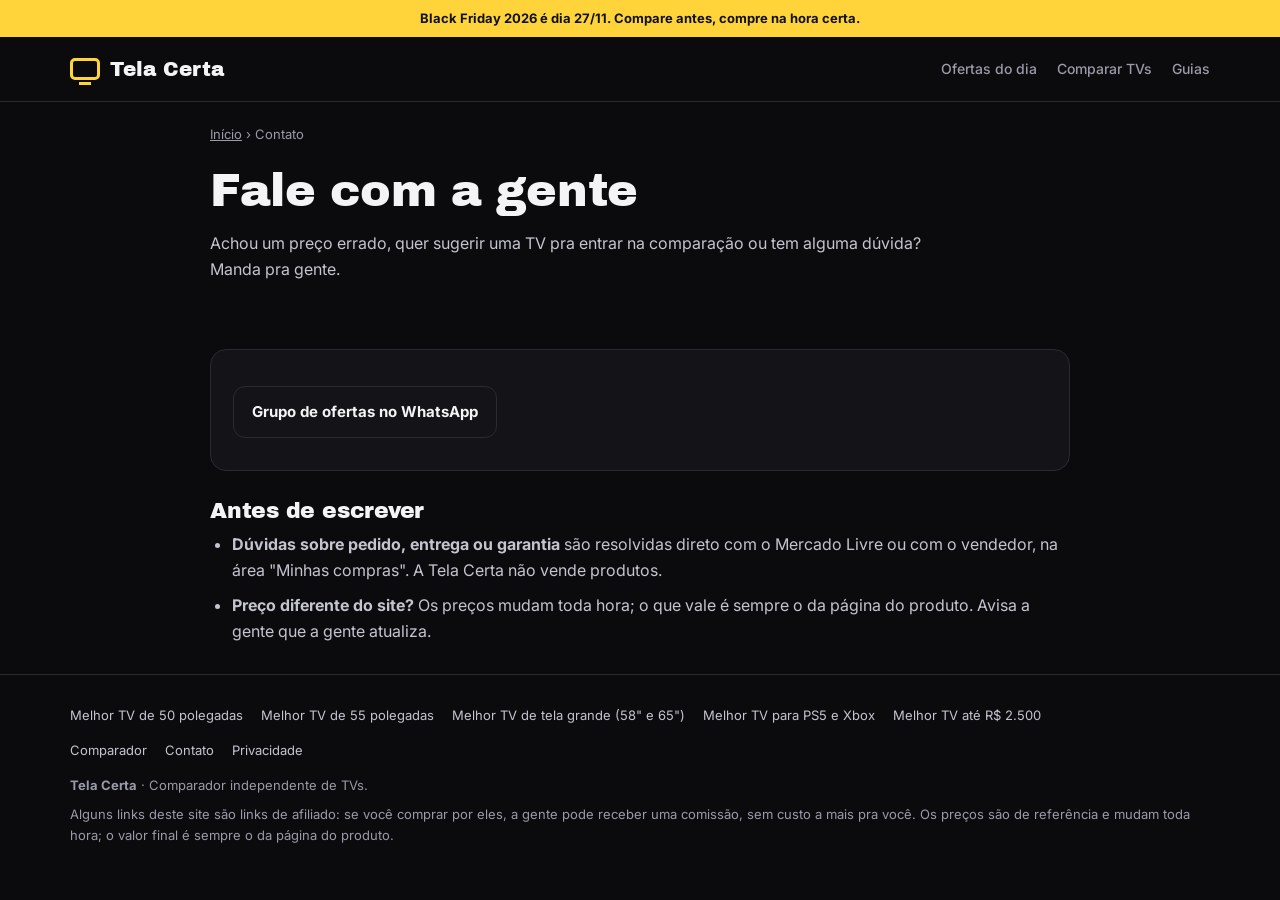
<file: contato.html>
<!DOCTYPE html>
<html lang="pt-BR">
<head>
<meta charset="UTF-8">
<meta name="viewport" content="width=device-width, initial-scale=1">
<title>Contato | Tela Certa</title>
<meta name="description" content="Fale com a Tela Certa: sugestões de TVs, preços desatualizados e dúvidas.">
<link rel="canonical" href="https://lenielbruno99-droid.github.io/telacerta/contato.html">
<link rel="icon" href="favicon.svg" type="image/svg+xml">
<meta property="og:type" content="article">
<meta property="og:site_name" content="Tela Certa">
<meta property="og:title" content="Contato">
<meta property="og:description" content="Fale com a Tela Certa: sugestões de TVs, preços desatualizados e dúvidas.">
<meta property="og:image" content="https://lenielbruno99-droid.github.io/telacerta/og.png">
<meta property="og:url" content="https://lenielbruno99-droid.github.io/telacerta/contato.html">
<meta name="twitter:card" content="summary_large_image">
<meta name="theme-color" content="#0b0b0d">
<link rel="preconnect" href="https://fonts.googleapis.com">
<link rel="preconnect" href="https://fonts.gstatic.com" crossorigin>
<link href="https://fonts.googleapis.com/css2?family=Archivo+Black&family=Inter:wght@400;500;600;700&display=swap" rel="stylesheet">
<link rel="stylesheet" href="paginas.css">
</head>
<body>
<div class="bar">Black Friday 2026 é dia 27/11. Compare antes, compre na hora certa.</div>
<header class="top"><div class="wrap"><a class="logo" href="index.html"><i></i>Tela Certa</a><nav><a href="index.html#ofertas">Ofertas do dia</a><a href="index.html#comparar">Comparar TVs</a><a href="melhor-tv-50-polegadas.html">Guias</a></nav></div></header>
<main class="wrap legal">
  <div class="crumbs"><a href="index.html">Início</a> › Contato</div>
  <div class="intro"><h1>Fale com a gente</h1><p>Achou um preço errado, quer sugerir uma TV pra entrar na comparação ou tem alguma dúvida? Manda pra gente.</p></div>
  <div class="box" id="contatoBox"><p>Os canais de contato serão publicados aqui em breve.</p></div>
  <h2>Antes de escrever</h2>
  <ul>
    <li><b>Dúvidas sobre pedido, entrega ou garantia</b> são resolvidas direto com o Mercado Livre ou com o vendedor, na área "Minhas compras". A Tela Certa não vende produtos.</li>
    <li><b>Preço diferente do site?</b> Os preços mudam toda hora; o que vale é sempre o da página do produto. Avisa a gente que a gente atualiza.</li>
  </ul>
</main>
<footer><div class="wrap">
  <div class="flinks"><a href="melhor-tv-50-polegadas.html">Melhor TV de 50 polegadas</a><a href="melhor-tv-55-polegadas.html">Melhor TV de 55 polegadas</a><a href="melhor-tv-tela-grande.html">Melhor TV de tela grande (58" e 65")</a><a href="melhor-tv-para-ps5-xbox.html">Melhor TV para PS5 e Xbox</a><a href="melhor-tv-ate-2500-reais.html">Melhor TV até R$ 2.500</a></div>
  <div class="flinks"><a href="index.html">Comparador</a><a href="contato.html">Contato</a><a href="privacidade.html">Privacidade</a></div>
  <p><b>Tela Certa</b> · Comparador independente de TVs.</p>
  <p>Alguns links deste site são links de afiliado: se você comprar por eles, a gente pode receber uma comissão, sem custo a mais pra você. Os preços são de referência e mudam toda hora; o valor final é sempre o da página do produto.</p>
</div></footer>
<script src="catalogo.js"></script>
<script src="analytics.js"></script>
<script src="paginas.js"></script>
</body>
</html>
</file>
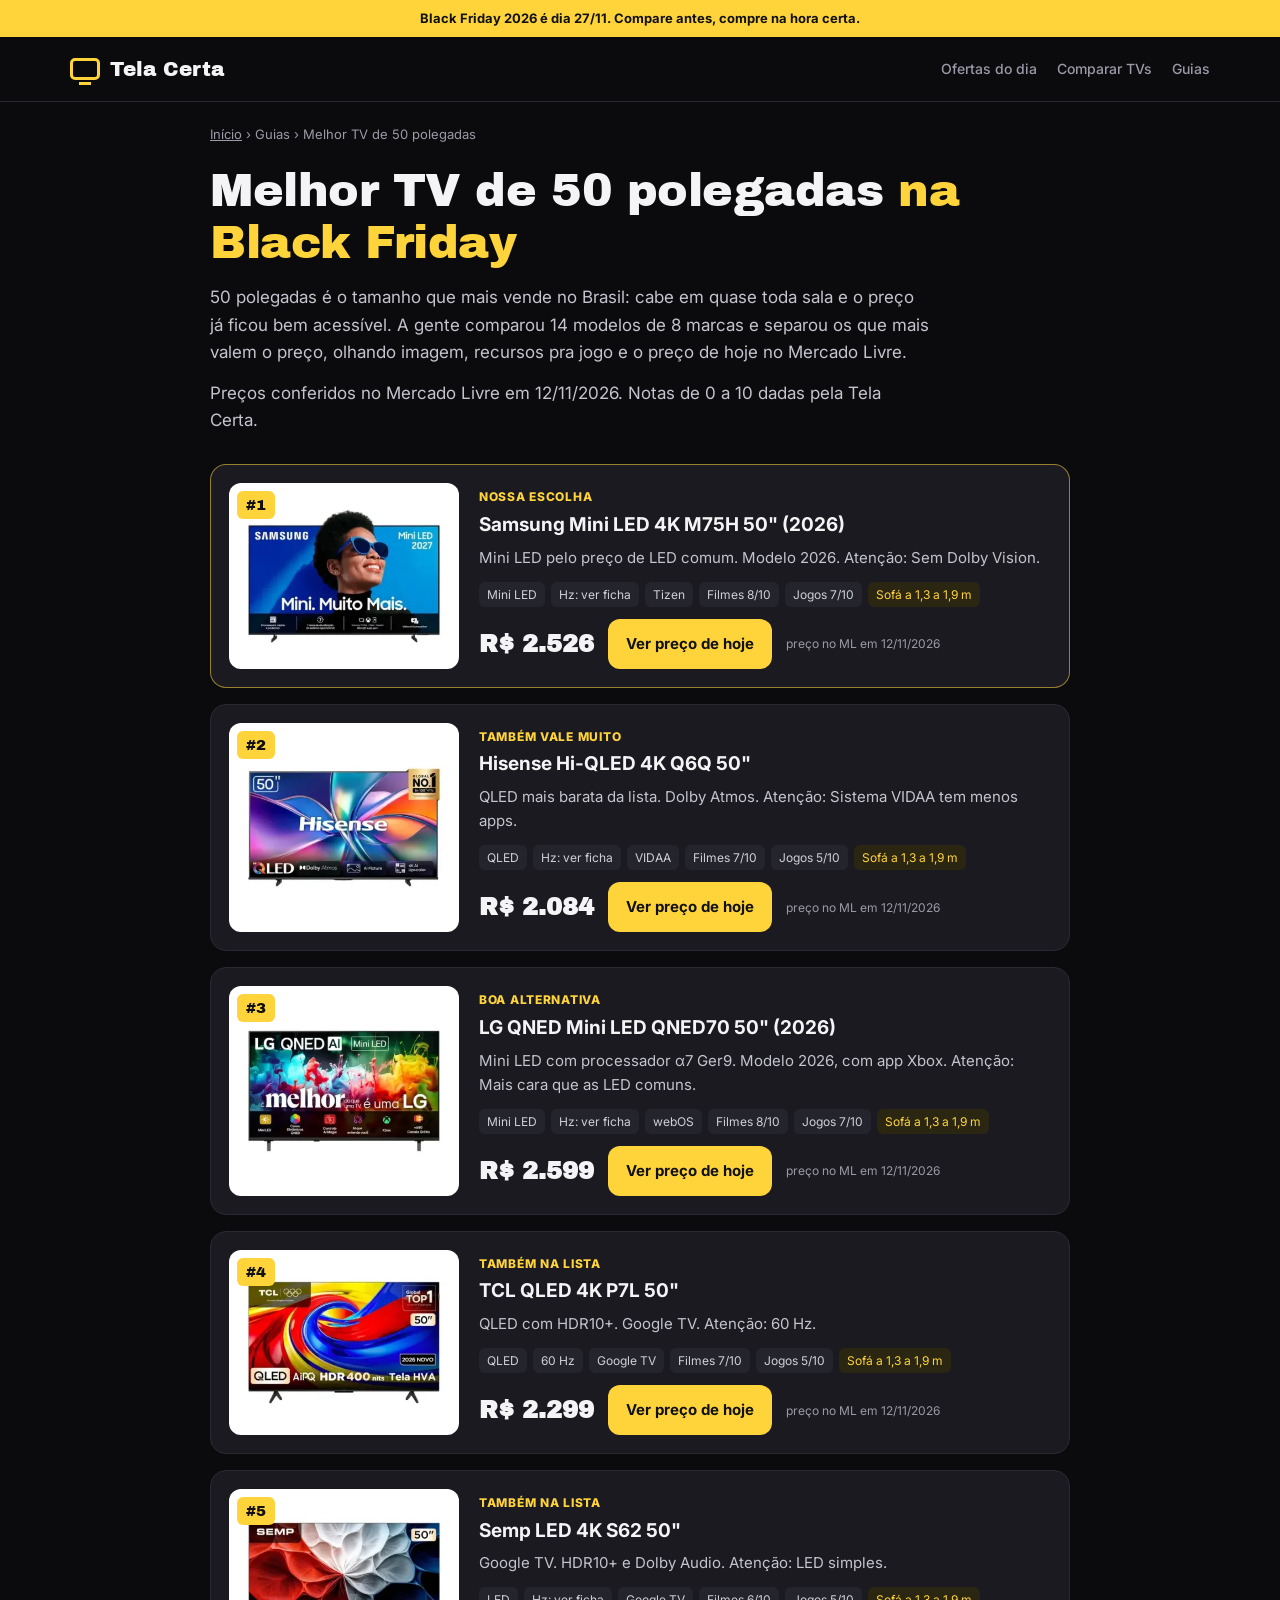
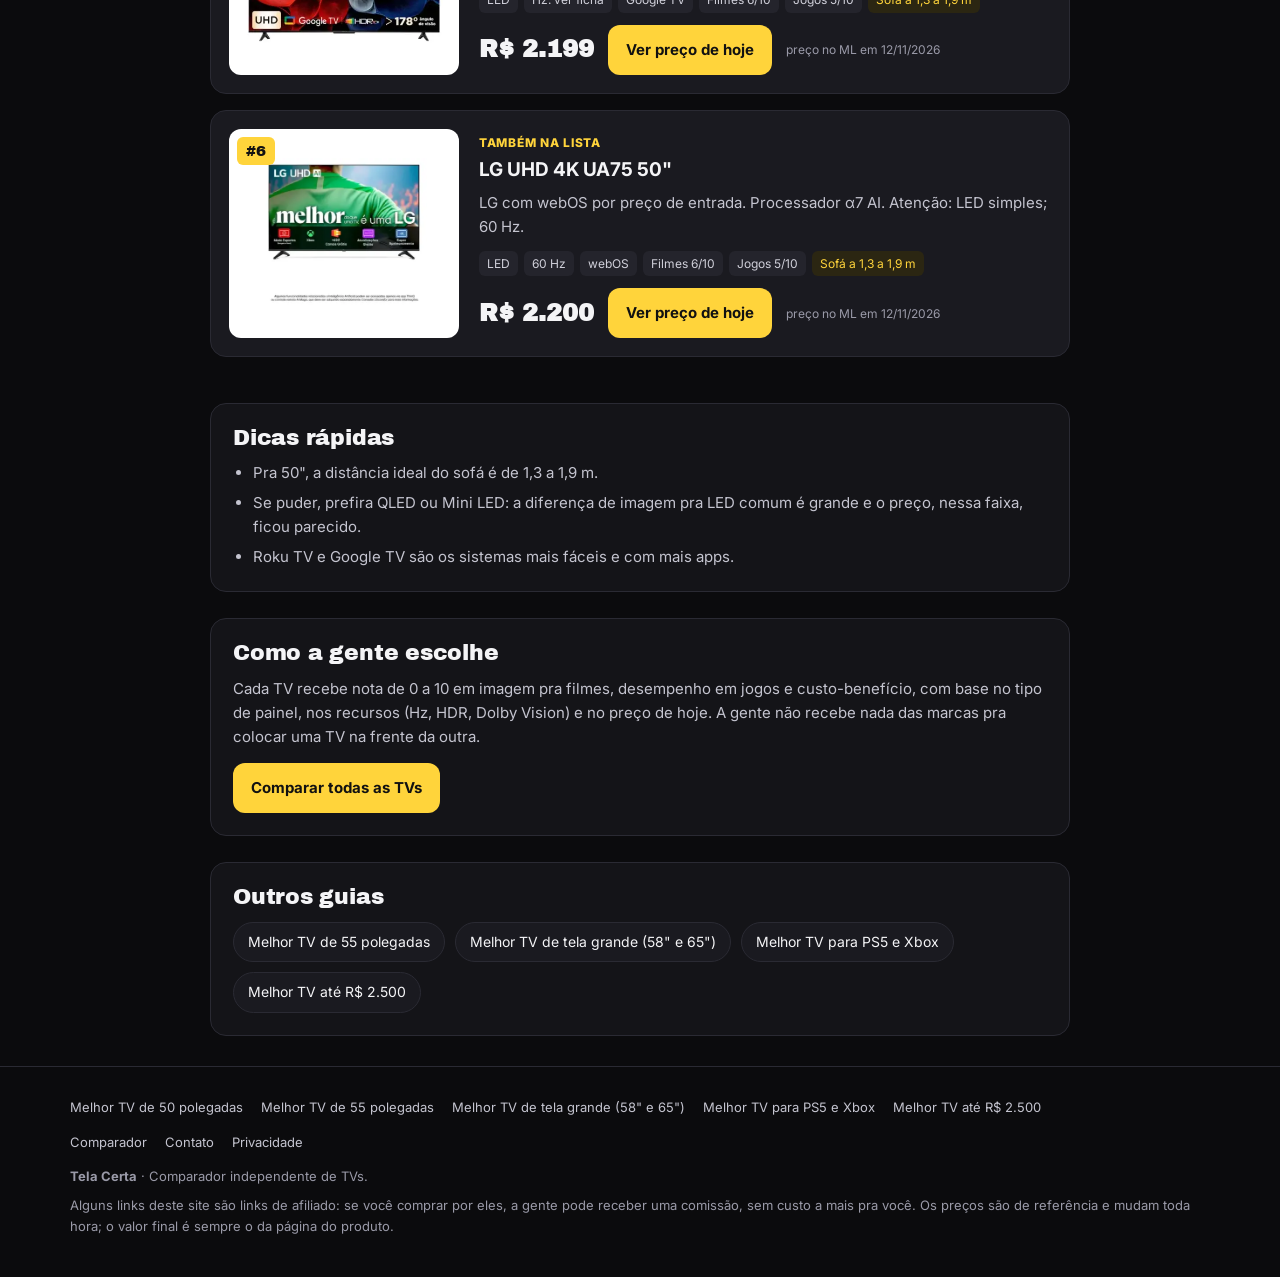
<file: melhor-tv-50-polegadas.html>
<!DOCTYPE html>
<html lang="pt-BR">
<head>
<meta charset="UTF-8">
<meta name="viewport" content="width=device-width, initial-scale=1">
<title>Melhor TV de 50 polegadas para comprar na Black Friday 2026 | Tela Certa</title>
<meta name="description" content="Comparamos 14 TVs de 50&quot; de Samsung, LG, TCL, Hisense, Philips, Philco, AOC e Semp. Veja qual vale mais o preço.">
<link rel="canonical" href="https://lenielbruno99-droid.github.io/telacerta/melhor-tv-50-polegadas.html">
<link rel="icon" href="favicon.svg" type="image/svg+xml">
<meta property="og:type" content="article">
<meta property="og:site_name" content="Tela Certa">
<meta property="og:title" content="Melhor TV de 50 polegadas para comprar na Black Friday 2026">
<meta property="og:description" content="Comparamos 14 TVs de 50&quot; de Samsung, LG, TCL, Hisense, Philips, Philco, AOC e Semp. Veja qual vale mais o preço.">
<meta property="og:image" content="https://lenielbruno99-droid.github.io/telacerta/og.png">
<meta property="og:url" content="https://lenielbruno99-droid.github.io/telacerta/melhor-tv-50-polegadas.html">
<meta name="twitter:card" content="summary_large_image">
<meta name="theme-color" content="#0b0b0d">
<link rel="preconnect" href="https://fonts.googleapis.com">
<link rel="preconnect" href="https://fonts.gstatic.com" crossorigin>
<link href="https://fonts.googleapis.com/css2?family=Archivo+Black&family=Inter:wght@400;500;600;700&display=swap" rel="stylesheet">
<link rel="stylesheet" href="paginas.css">
<script type="application/ld+json">{"@context": "https://schema.org", "@type": "Article", "headline": "Melhor TV de 50 polegadas para comprar na Black Friday 2026", "description": "Comparamos 14 TVs de 50\" de Samsung, LG, TCL, Hisense, Philips, Philco, AOC e Semp. Veja qual vale mais o preço.", "inLanguage": "pt-BR", "publisher": {"@type": "Organization", "name": "Tela Certa"}}</script>
</head>
<body>
<div class="bar">Black Friday 2026 é dia 27/11. Compare antes, compre na hora certa.</div>
<header class="top"><div class="wrap"><a class="logo" href="index.html"><i></i>Tela Certa</a><nav><a href="index.html#ofertas">Ofertas do dia</a><a href="index.html#comparar">Comparar TVs</a><a href="melhor-tv-50-polegadas.html">Guias</a></nav></div></header>
<main class="wrap">
  <div class="crumbs"><a href="index.html">Início</a> › Guias › Melhor TV de 50 polegadas</div>
  <div class="intro">
    <h1>Melhor TV de 50 polegadas <em>na Black Friday</em></h1>
    <p>50 polegadas é o tamanho que mais vende no Brasil: cabe em quase toda sala e o preço já ficou bem acessível. A gente comparou 14 modelos de 8 marcas e separou os que mais valem o preço, olhando imagem, recursos pra jogo e o preço de hoje no Mercado Livre.</p>
    <p class="meta">Preços conferidos no Mercado Livre em <span id="atualizado"></span>. Notas de 0 a 10 dadas pela Tela Certa.</p>
  </div>
  <div class="picks" id="lista" data-filtro="50" data-ordem="custo" data-max="6"></div>
  <div class="box"><h2>Dicas rápidas</h2><ul><li>Pra 50", a distância ideal do sofá é de 1,3 a 1,9 m.</li><li>Se puder, prefira QLED ou Mini LED: a diferença de imagem pra LED comum é grande e o preço, nessa faixa, ficou parecido.</li><li>Roku TV e Google TV são os sistemas mais fáceis e com mais apps.</li></ul></div>
  <div class="box"><h2>Como a gente escolhe</h2><p>Cada TV recebe nota de 0 a 10 em imagem pra filmes, desempenho em jogos e custo-benefício, com base no tipo de painel, nos recursos (Hz, HDR, Dolby Vision) e no preço de hoje. A gente não recebe nada das marcas pra colocar uma TV na frente da outra.</p>
    <p style="margin-top:14px"><a class="btn" href="index.html#comparar">Comparar todas as TVs</a></p></div>
  <div class="box"><h2>Outros guias</h2><div class="related"><a href="melhor-tv-55-polegadas.html">Melhor TV de 55 polegadas</a><a href="melhor-tv-tela-grande.html">Melhor TV de tela grande (58" e 65")</a><a href="melhor-tv-para-ps5-xbox.html">Melhor TV para PS5 e Xbox</a><a href="melhor-tv-ate-2500-reais.html">Melhor TV até R$ 2.500</a></div></div>
</main>
<footer><div class="wrap">
  <div class="flinks"><a href="melhor-tv-50-polegadas.html">Melhor TV de 50 polegadas</a><a href="melhor-tv-55-polegadas.html">Melhor TV de 55 polegadas</a><a href="melhor-tv-tela-grande.html">Melhor TV de tela grande (58" e 65")</a><a href="melhor-tv-para-ps5-xbox.html">Melhor TV para PS5 e Xbox</a><a href="melhor-tv-ate-2500-reais.html">Melhor TV até R$ 2.500</a></div>
  <div class="flinks"><a href="index.html">Comparador</a><a href="contato.html">Contato</a><a href="privacidade.html">Privacidade</a></div>
  <p><b>Tela Certa</b> · Comparador independente de TVs.</p>
  <p>Alguns links deste site são links de afiliado: se você comprar por eles, a gente pode receber uma comissão, sem custo a mais pra você. Os preços são de referência e mudam toda hora; o valor final é sempre o da página do produto.</p>
</div></footer>
<script src="catalogo.js"></script>
<script src="analytics.js"></script>
<script src="paginas.js"></script>
</body>
</html>
</file>
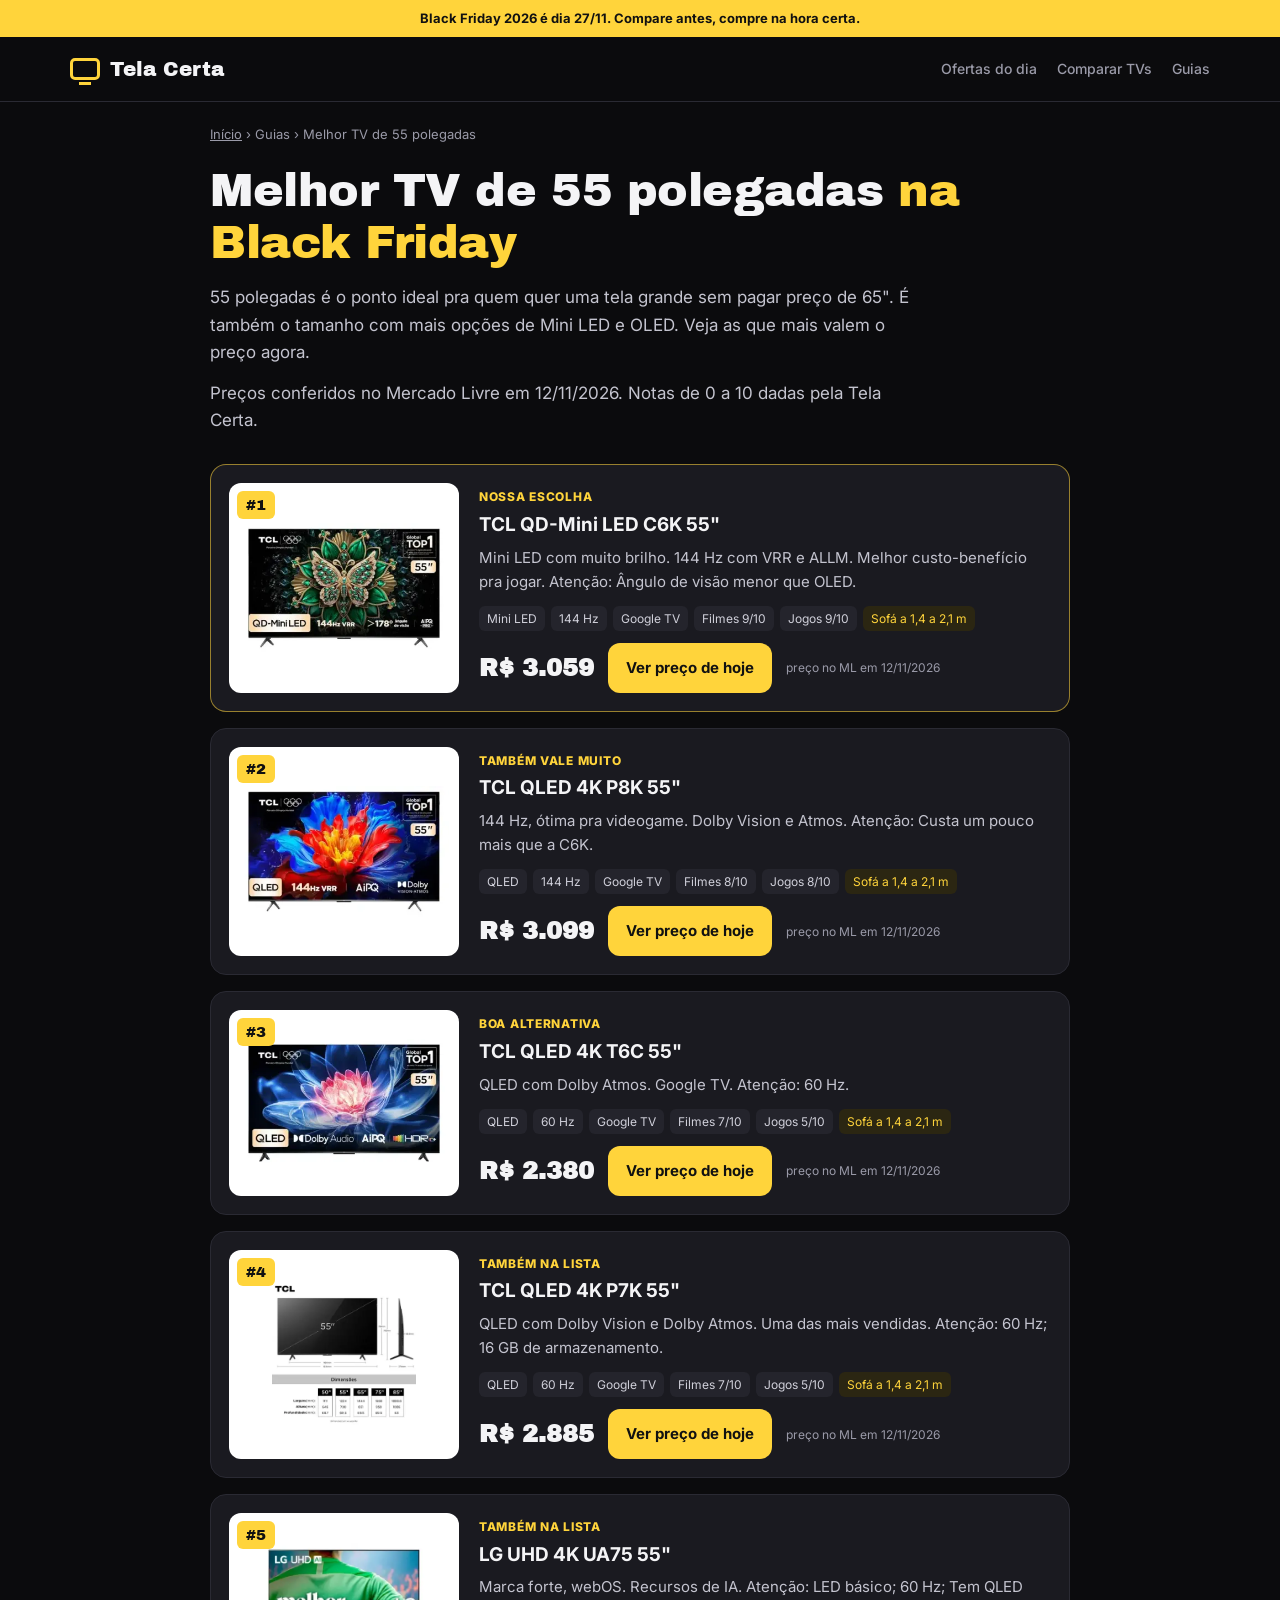
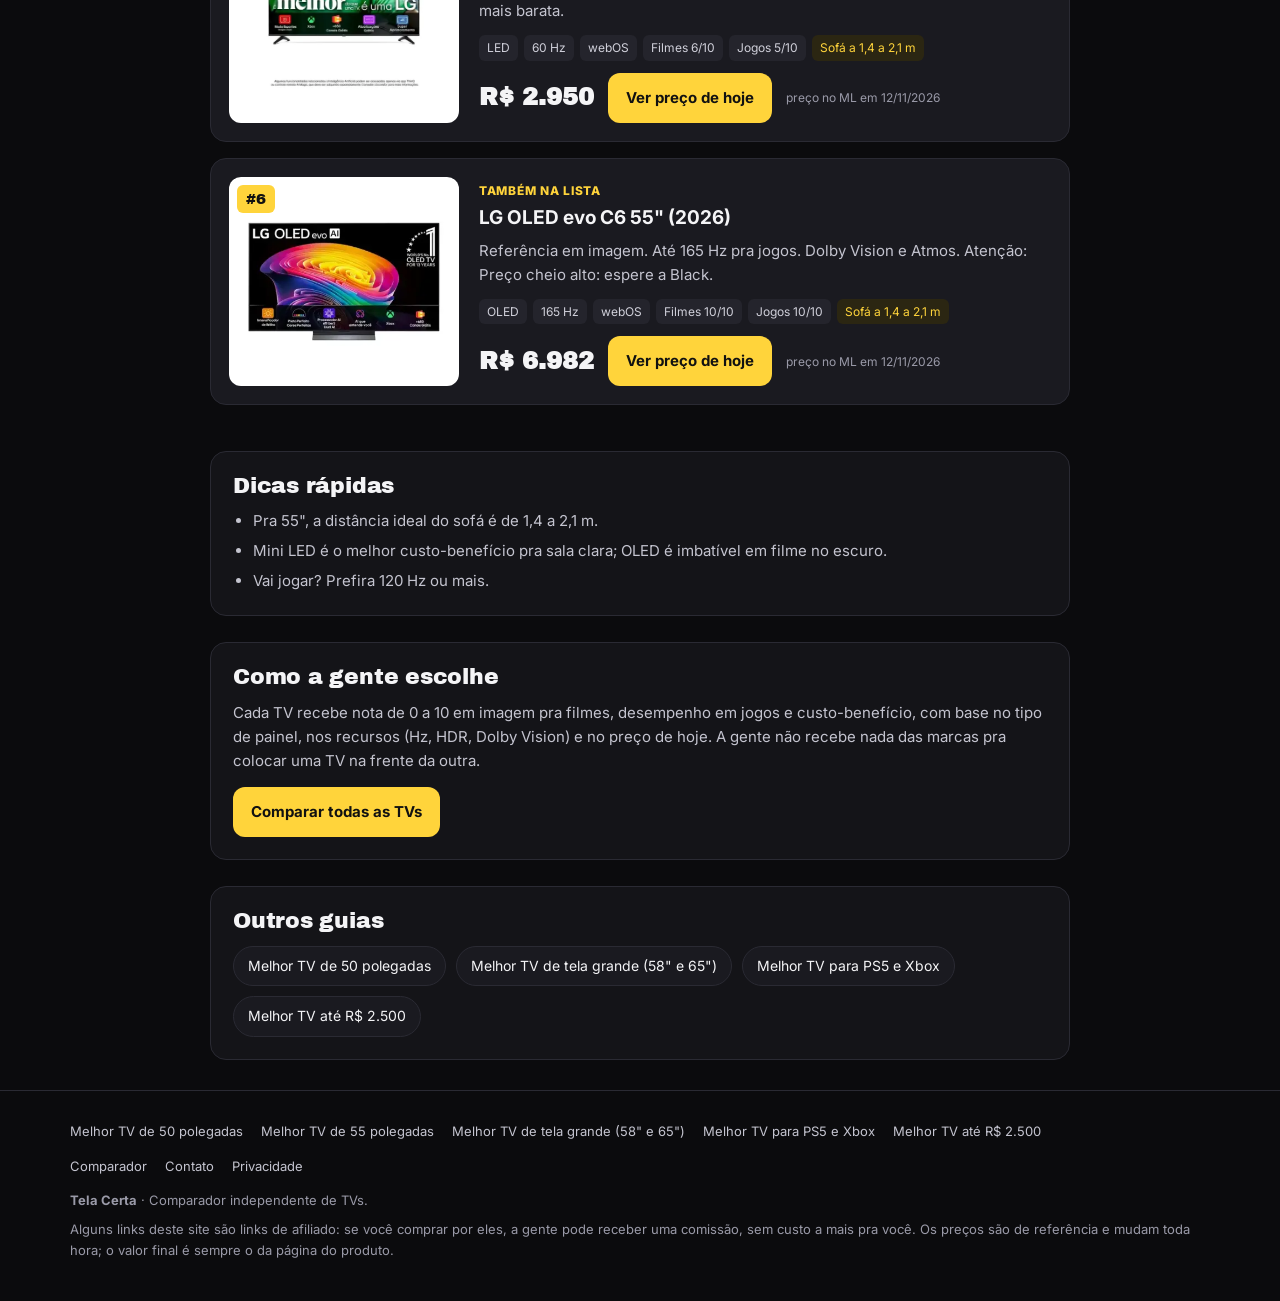
<file: melhor-tv-55-polegadas.html>
<!DOCTYPE html>
<html lang="pt-BR">
<head>
<meta charset="UTF-8">
<meta name="viewport" content="width=device-width, initial-scale=1">
<title>Melhor TV de 55 polegadas para comprar na Black Friday 2026 | Tela Certa</title>
<meta name="description" content="As TVs de 55&quot; que mais valem o preço: Mini LED, QLED e OLED comparadas por imagem, jogos e preço.">
<link rel="canonical" href="https://lenielbruno99-droid.github.io/telacerta/melhor-tv-55-polegadas.html">
<link rel="icon" href="favicon.svg" type="image/svg+xml">
<meta property="og:type" content="article">
<meta property="og:site_name" content="Tela Certa">
<meta property="og:title" content="Melhor TV de 55 polegadas para comprar na Black Friday 2026">
<meta property="og:description" content="As TVs de 55&quot; que mais valem o preço: Mini LED, QLED e OLED comparadas por imagem, jogos e preço.">
<meta property="og:image" content="https://lenielbruno99-droid.github.io/telacerta/og.png">
<meta property="og:url" content="https://lenielbruno99-droid.github.io/telacerta/melhor-tv-55-polegadas.html">
<meta name="twitter:card" content="summary_large_image">
<meta name="theme-color" content="#0b0b0d">
<link rel="preconnect" href="https://fonts.googleapis.com">
<link rel="preconnect" href="https://fonts.gstatic.com" crossorigin>
<link href="https://fonts.googleapis.com/css2?family=Archivo+Black&family=Inter:wght@400;500;600;700&display=swap" rel="stylesheet">
<link rel="stylesheet" href="paginas.css">
<script type="application/ld+json">{"@context": "https://schema.org", "@type": "Article", "headline": "Melhor TV de 55 polegadas para comprar na Black Friday 2026", "description": "As TVs de 55\" que mais valem o preço: Mini LED, QLED e OLED comparadas por imagem, jogos e preço.", "inLanguage": "pt-BR", "publisher": {"@type": "Organization", "name": "Tela Certa"}}</script>
</head>
<body>
<div class="bar">Black Friday 2026 é dia 27/11. Compare antes, compre na hora certa.</div>
<header class="top"><div class="wrap"><a class="logo" href="index.html"><i></i>Tela Certa</a><nav><a href="index.html#ofertas">Ofertas do dia</a><a href="index.html#comparar">Comparar TVs</a><a href="melhor-tv-50-polegadas.html">Guias</a></nav></div></header>
<main class="wrap">
  <div class="crumbs"><a href="index.html">Início</a> › Guias › Melhor TV de 55 polegadas</div>
  <div class="intro">
    <h1>Melhor TV de 55 polegadas <em>na Black Friday</em></h1>
    <p>55 polegadas é o ponto ideal pra quem quer uma tela grande sem pagar preço de 65". É também o tamanho com mais opções de Mini LED e OLED. Veja as que mais valem o preço agora.</p>
    <p class="meta">Preços conferidos no Mercado Livre em <span id="atualizado"></span>. Notas de 0 a 10 dadas pela Tela Certa.</p>
  </div>
  <div class="picks" id="lista" data-filtro="55" data-ordem="custo" data-max="6"></div>
  <div class="box"><h2>Dicas rápidas</h2><ul><li>Pra 55", a distância ideal do sofá é de 1,4 a 2,1 m.</li><li>Mini LED é o melhor custo-benefício pra sala clara; OLED é imbatível em filme no escuro.</li><li>Vai jogar? Prefira 120 Hz ou mais.</li></ul></div>
  <div class="box"><h2>Como a gente escolhe</h2><p>Cada TV recebe nota de 0 a 10 em imagem pra filmes, desempenho em jogos e custo-benefício, com base no tipo de painel, nos recursos (Hz, HDR, Dolby Vision) e no preço de hoje. A gente não recebe nada das marcas pra colocar uma TV na frente da outra.</p>
    <p style="margin-top:14px"><a class="btn" href="index.html#comparar">Comparar todas as TVs</a></p></div>
  <div class="box"><h2>Outros guias</h2><div class="related"><a href="melhor-tv-50-polegadas.html">Melhor TV de 50 polegadas</a><a href="melhor-tv-tela-grande.html">Melhor TV de tela grande (58" e 65")</a><a href="melhor-tv-para-ps5-xbox.html">Melhor TV para PS5 e Xbox</a><a href="melhor-tv-ate-2500-reais.html">Melhor TV até R$ 2.500</a></div></div>
</main>
<footer><div class="wrap">
  <div class="flinks"><a href="melhor-tv-50-polegadas.html">Melhor TV de 50 polegadas</a><a href="melhor-tv-55-polegadas.html">Melhor TV de 55 polegadas</a><a href="melhor-tv-tela-grande.html">Melhor TV de tela grande (58" e 65")</a><a href="melhor-tv-para-ps5-xbox.html">Melhor TV para PS5 e Xbox</a><a href="melhor-tv-ate-2500-reais.html">Melhor TV até R$ 2.500</a></div>
  <div class="flinks"><a href="index.html">Comparador</a><a href="contato.html">Contato</a><a href="privacidade.html">Privacidade</a></div>
  <p><b>Tela Certa</b> · Comparador independente de TVs.</p>
  <p>Alguns links deste site são links de afiliado: se você comprar por eles, a gente pode receber uma comissão, sem custo a mais pra você. Os preços são de referência e mudam toda hora; o valor final é sempre o da página do produto.</p>
</div></footer>
<script src="catalogo.js"></script>
<script src="analytics.js"></script>
<script src="paginas.js"></script>
</body>
</html>
</file>
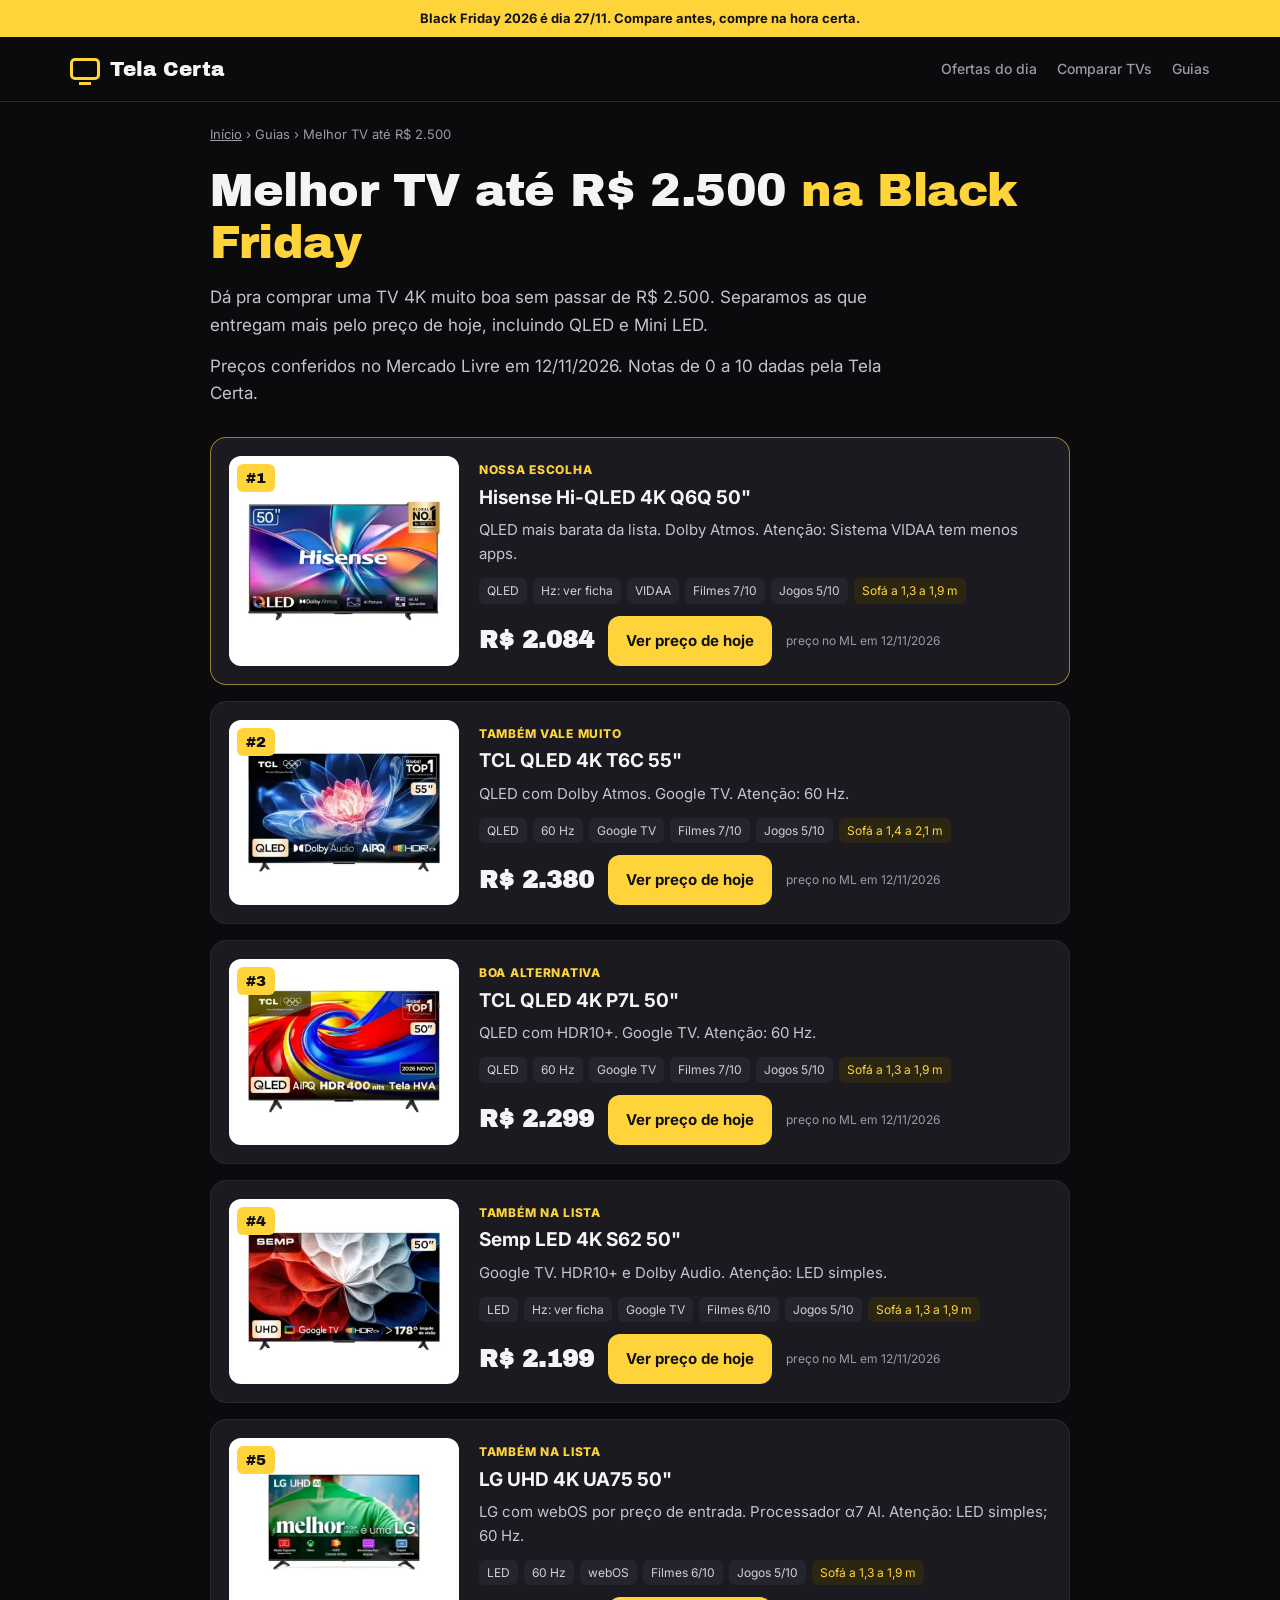
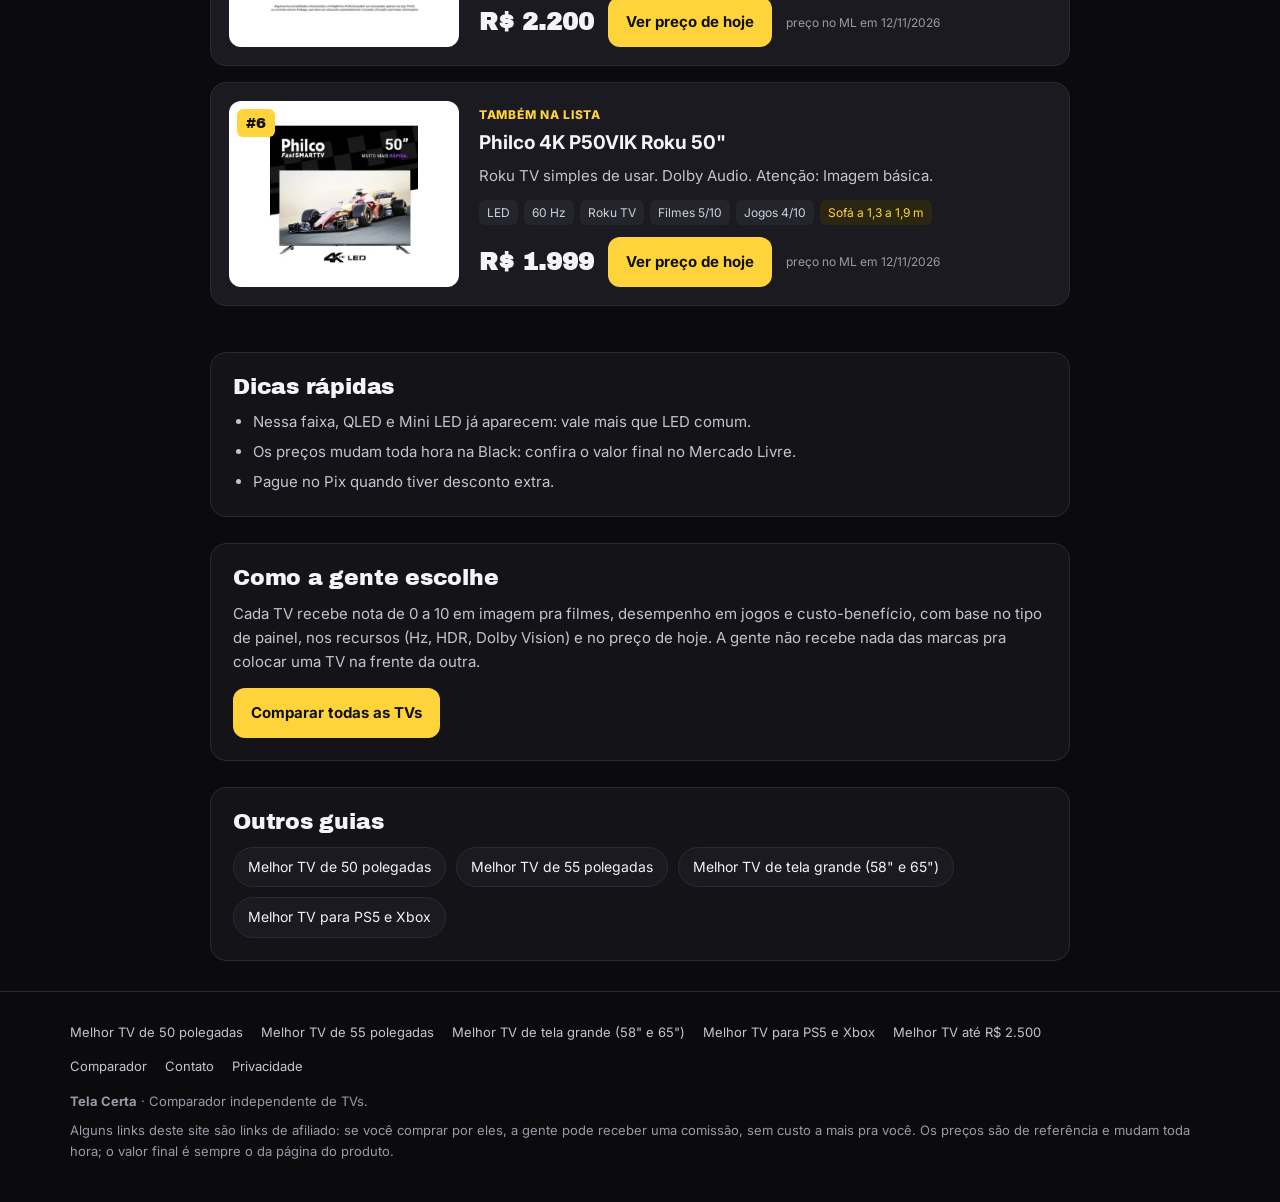
<file: melhor-tv-ate-2500-reais.html>
<!DOCTYPE html>
<html lang="pt-BR">
<head>
<meta charset="UTF-8">
<meta name="viewport" content="width=device-width, initial-scale=1">
<title>Melhor TV até R$ 2.500 na Black Friday 2026 | Tela Certa</title>
<meta name="description" content="As melhores TVs 4K que custam até R$ 2.500 hoje no Mercado Livre.">
<link rel="canonical" href="https://lenielbruno99-droid.github.io/telacerta/melhor-tv-ate-2500-reais.html">
<link rel="icon" href="favicon.svg" type="image/svg+xml">
<meta property="og:type" content="article">
<meta property="og:site_name" content="Tela Certa">
<meta property="og:title" content="Melhor TV até R$ 2.500 na Black Friday 2026">
<meta property="og:description" content="As melhores TVs 4K que custam até R$ 2.500 hoje no Mercado Livre.">
<meta property="og:image" content="https://lenielbruno99-droid.github.io/telacerta/og.png">
<meta property="og:url" content="https://lenielbruno99-droid.github.io/telacerta/melhor-tv-ate-2500-reais.html">
<meta name="twitter:card" content="summary_large_image">
<meta name="theme-color" content="#0b0b0d">
<link rel="preconnect" href="https://fonts.googleapis.com">
<link rel="preconnect" href="https://fonts.gstatic.com" crossorigin>
<link href="https://fonts.googleapis.com/css2?family=Archivo+Black&family=Inter:wght@400;500;600;700&display=swap" rel="stylesheet">
<link rel="stylesheet" href="paginas.css">
<script type="application/ld+json">{"@context": "https://schema.org", "@type": "Article", "headline": "Melhor TV até R$ 2.500 na Black Friday 2026", "description": "As melhores TVs 4K que custam até R$ 2.500 hoje no Mercado Livre.", "inLanguage": "pt-BR", "publisher": {"@type": "Organization", "name": "Tela Certa"}}</script>
</head>
<body>
<div class="bar">Black Friday 2026 é dia 27/11. Compare antes, compre na hora certa.</div>
<header class="top"><div class="wrap"><a class="logo" href="index.html"><i></i>Tela Certa</a><nav><a href="index.html#ofertas">Ofertas do dia</a><a href="index.html#comparar">Comparar TVs</a><a href="melhor-tv-50-polegadas.html">Guias</a></nav></div></header>
<main class="wrap">
  <div class="crumbs"><a href="index.html">Início</a> › Guias › Melhor TV até R$ 2.500</div>
  <div class="intro">
    <h1>Melhor TV até R$ 2.500 <em>na Black Friday</em></h1>
    <p>Dá pra comprar uma TV 4K muito boa sem passar de R$ 2.500. Separamos as que entregam mais pelo preço de hoje, incluindo QLED e Mini LED.</p>
    <p class="meta">Preços conferidos no Mercado Livre em <span id="atualizado"></span>. Notas de 0 a 10 dadas pela Tela Certa.</p>
  </div>
  <div class="picks" id="lista" data-filtro="ate2500" data-ordem="custo" data-max="6"></div>
  <div class="box"><h2>Dicas rápidas</h2><ul><li>Nessa faixa, QLED e Mini LED já aparecem: vale mais que LED comum.</li><li>Os preços mudam toda hora na Black: confira o valor final no Mercado Livre.</li><li>Pague no Pix quando tiver desconto extra.</li></ul></div>
  <div class="box"><h2>Como a gente escolhe</h2><p>Cada TV recebe nota de 0 a 10 em imagem pra filmes, desempenho em jogos e custo-benefício, com base no tipo de painel, nos recursos (Hz, HDR, Dolby Vision) e no preço de hoje. A gente não recebe nada das marcas pra colocar uma TV na frente da outra.</p>
    <p style="margin-top:14px"><a class="btn" href="index.html#comparar">Comparar todas as TVs</a></p></div>
  <div class="box"><h2>Outros guias</h2><div class="related"><a href="melhor-tv-50-polegadas.html">Melhor TV de 50 polegadas</a><a href="melhor-tv-55-polegadas.html">Melhor TV de 55 polegadas</a><a href="melhor-tv-tela-grande.html">Melhor TV de tela grande (58" e 65")</a><a href="melhor-tv-para-ps5-xbox.html">Melhor TV para PS5 e Xbox</a></div></div>
</main>
<footer><div class="wrap">
  <div class="flinks"><a href="melhor-tv-50-polegadas.html">Melhor TV de 50 polegadas</a><a href="melhor-tv-55-polegadas.html">Melhor TV de 55 polegadas</a><a href="melhor-tv-tela-grande.html">Melhor TV de tela grande (58" e 65")</a><a href="melhor-tv-para-ps5-xbox.html">Melhor TV para PS5 e Xbox</a><a href="melhor-tv-ate-2500-reais.html">Melhor TV até R$ 2.500</a></div>
  <div class="flinks"><a href="index.html">Comparador</a><a href="contato.html">Contato</a><a href="privacidade.html">Privacidade</a></div>
  <p><b>Tela Certa</b> · Comparador independente de TVs.</p>
  <p>Alguns links deste site são links de afiliado: se você comprar por eles, a gente pode receber uma comissão, sem custo a mais pra você. Os preços são de referência e mudam toda hora; o valor final é sempre o da página do produto.</p>
</div></footer>
<script src="catalogo.js"></script>
<script src="analytics.js"></script>
<script src="paginas.js"></script>
</body>
</html>
</file>
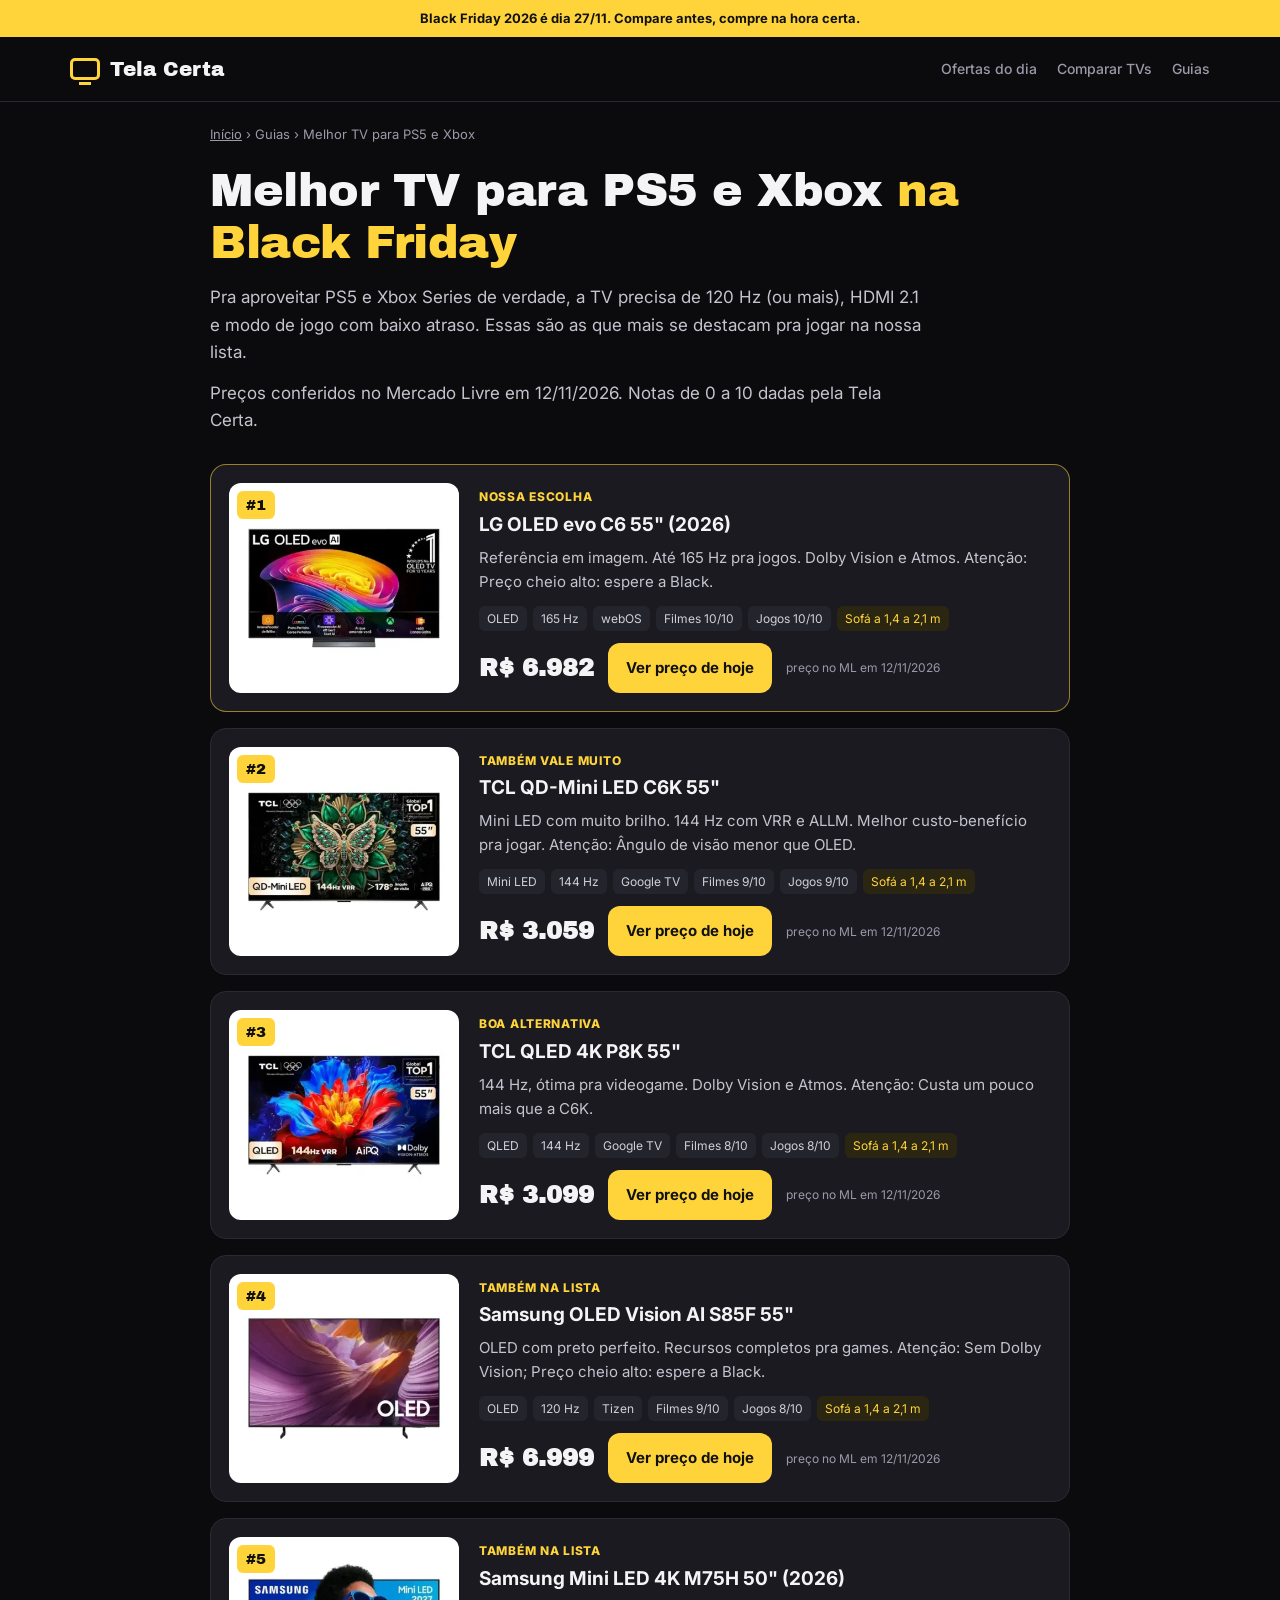
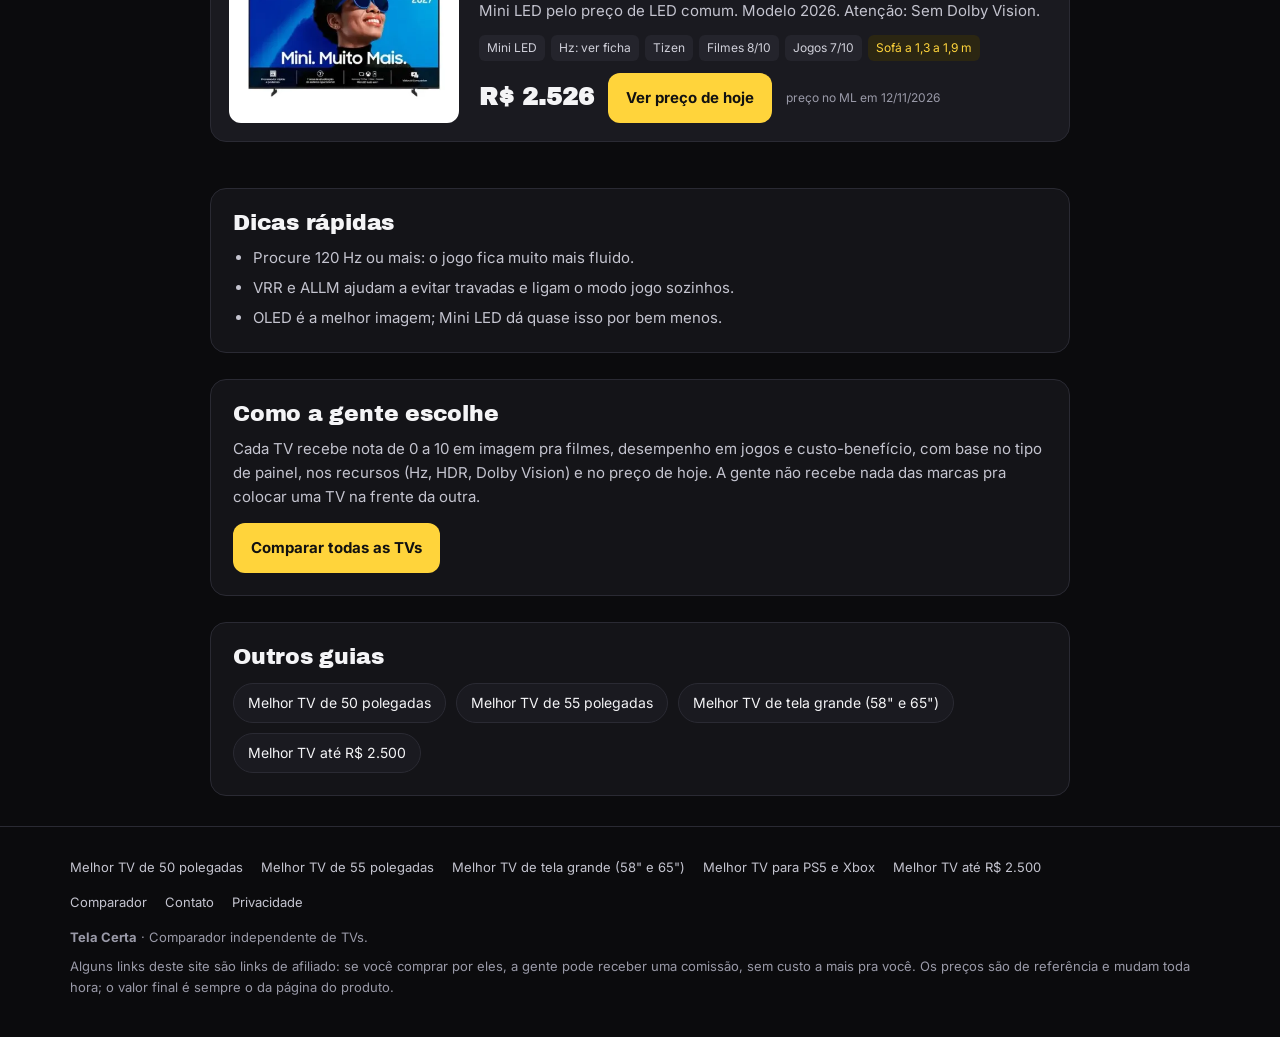
<file: melhor-tv-para-ps5-xbox.html>
<!DOCTYPE html>
<html lang="pt-BR">
<head>
<meta charset="UTF-8">
<meta name="viewport" content="width=device-width, initial-scale=1">
<title>Melhor TV para PS5 e Xbox Series na Black Friday 2026 | Tela Certa</title>
<meta name="description" content="As melhores TVs pra jogar: 120 Hz ou mais, VRR e baixo atraso, comparadas por preço.">
<link rel="canonical" href="https://lenielbruno99-droid.github.io/telacerta/melhor-tv-para-ps5-xbox.html">
<link rel="icon" href="favicon.svg" type="image/svg+xml">
<meta property="og:type" content="article">
<meta property="og:site_name" content="Tela Certa">
<meta property="og:title" content="Melhor TV para PS5 e Xbox Series na Black Friday 2026">
<meta property="og:description" content="As melhores TVs pra jogar: 120 Hz ou mais, VRR e baixo atraso, comparadas por preço.">
<meta property="og:image" content="https://lenielbruno99-droid.github.io/telacerta/og.png">
<meta property="og:url" content="https://lenielbruno99-droid.github.io/telacerta/melhor-tv-para-ps5-xbox.html">
<meta name="twitter:card" content="summary_large_image">
<meta name="theme-color" content="#0b0b0d">
<link rel="preconnect" href="https://fonts.googleapis.com">
<link rel="preconnect" href="https://fonts.gstatic.com" crossorigin>
<link href="https://fonts.googleapis.com/css2?family=Archivo+Black&family=Inter:wght@400;500;600;700&display=swap" rel="stylesheet">
<link rel="stylesheet" href="paginas.css">
<script type="application/ld+json">{"@context": "https://schema.org", "@type": "Article", "headline": "Melhor TV para PS5 e Xbox Series na Black Friday 2026", "description": "As melhores TVs pra jogar: 120 Hz ou mais, VRR e baixo atraso, comparadas por preço.", "inLanguage": "pt-BR", "publisher": {"@type": "Organization", "name": "Tela Certa"}}</script>
</head>
<body>
<div class="bar">Black Friday 2026 é dia 27/11. Compare antes, compre na hora certa.</div>
<header class="top"><div class="wrap"><a class="logo" href="index.html"><i></i>Tela Certa</a><nav><a href="index.html#ofertas">Ofertas do dia</a><a href="index.html#comparar">Comparar TVs</a><a href="melhor-tv-50-polegadas.html">Guias</a></nav></div></header>
<main class="wrap">
  <div class="crumbs"><a href="index.html">Início</a> › Guias › Melhor TV para PS5 e Xbox</div>
  <div class="intro">
    <h1>Melhor TV para PS5 e Xbox <em>na Black Friday</em></h1>
    <p>Pra aproveitar PS5 e Xbox Series de verdade, a TV precisa de 120 Hz (ou mais), HDMI 2.1 e modo de jogo com baixo atraso. Essas são as que mais se destacam pra jogar na nossa lista.</p>
    <p class="meta">Preços conferidos no Mercado Livre em <span id="atualizado"></span>. Notas de 0 a 10 dadas pela Tela Certa.</p>
  </div>
  <div class="picks" id="lista" data-filtro="jogos" data-ordem="jogos" data-max="5"></div>
  <div class="box"><h2>Dicas rápidas</h2><ul><li>Procure 120 Hz ou mais: o jogo fica muito mais fluido.</li><li>VRR e ALLM ajudam a evitar travadas e ligam o modo jogo sozinhos.</li><li>OLED é a melhor imagem; Mini LED dá quase isso por bem menos.</li></ul></div>
  <div class="box"><h2>Como a gente escolhe</h2><p>Cada TV recebe nota de 0 a 10 em imagem pra filmes, desempenho em jogos e custo-benefício, com base no tipo de painel, nos recursos (Hz, HDR, Dolby Vision) e no preço de hoje. A gente não recebe nada das marcas pra colocar uma TV na frente da outra.</p>
    <p style="margin-top:14px"><a class="btn" href="index.html#comparar">Comparar todas as TVs</a></p></div>
  <div class="box"><h2>Outros guias</h2><div class="related"><a href="melhor-tv-50-polegadas.html">Melhor TV de 50 polegadas</a><a href="melhor-tv-55-polegadas.html">Melhor TV de 55 polegadas</a><a href="melhor-tv-tela-grande.html">Melhor TV de tela grande (58" e 65")</a><a href="melhor-tv-ate-2500-reais.html">Melhor TV até R$ 2.500</a></div></div>
</main>
<footer><div class="wrap">
  <div class="flinks"><a href="melhor-tv-50-polegadas.html">Melhor TV de 50 polegadas</a><a href="melhor-tv-55-polegadas.html">Melhor TV de 55 polegadas</a><a href="melhor-tv-tela-grande.html">Melhor TV de tela grande (58" e 65")</a><a href="melhor-tv-para-ps5-xbox.html">Melhor TV para PS5 e Xbox</a><a href="melhor-tv-ate-2500-reais.html">Melhor TV até R$ 2.500</a></div>
  <div class="flinks"><a href="index.html">Comparador</a><a href="contato.html">Contato</a><a href="privacidade.html">Privacidade</a></div>
  <p><b>Tela Certa</b> · Comparador independente de TVs.</p>
  <p>Alguns links deste site são links de afiliado: se você comprar por eles, a gente pode receber uma comissão, sem custo a mais pra você. Os preços são de referência e mudam toda hora; o valor final é sempre o da página do produto.</p>
</div></footer>
<script src="catalogo.js"></script>
<script src="analytics.js"></script>
<script src="paginas.js"></script>
</body>
</html>
</file>
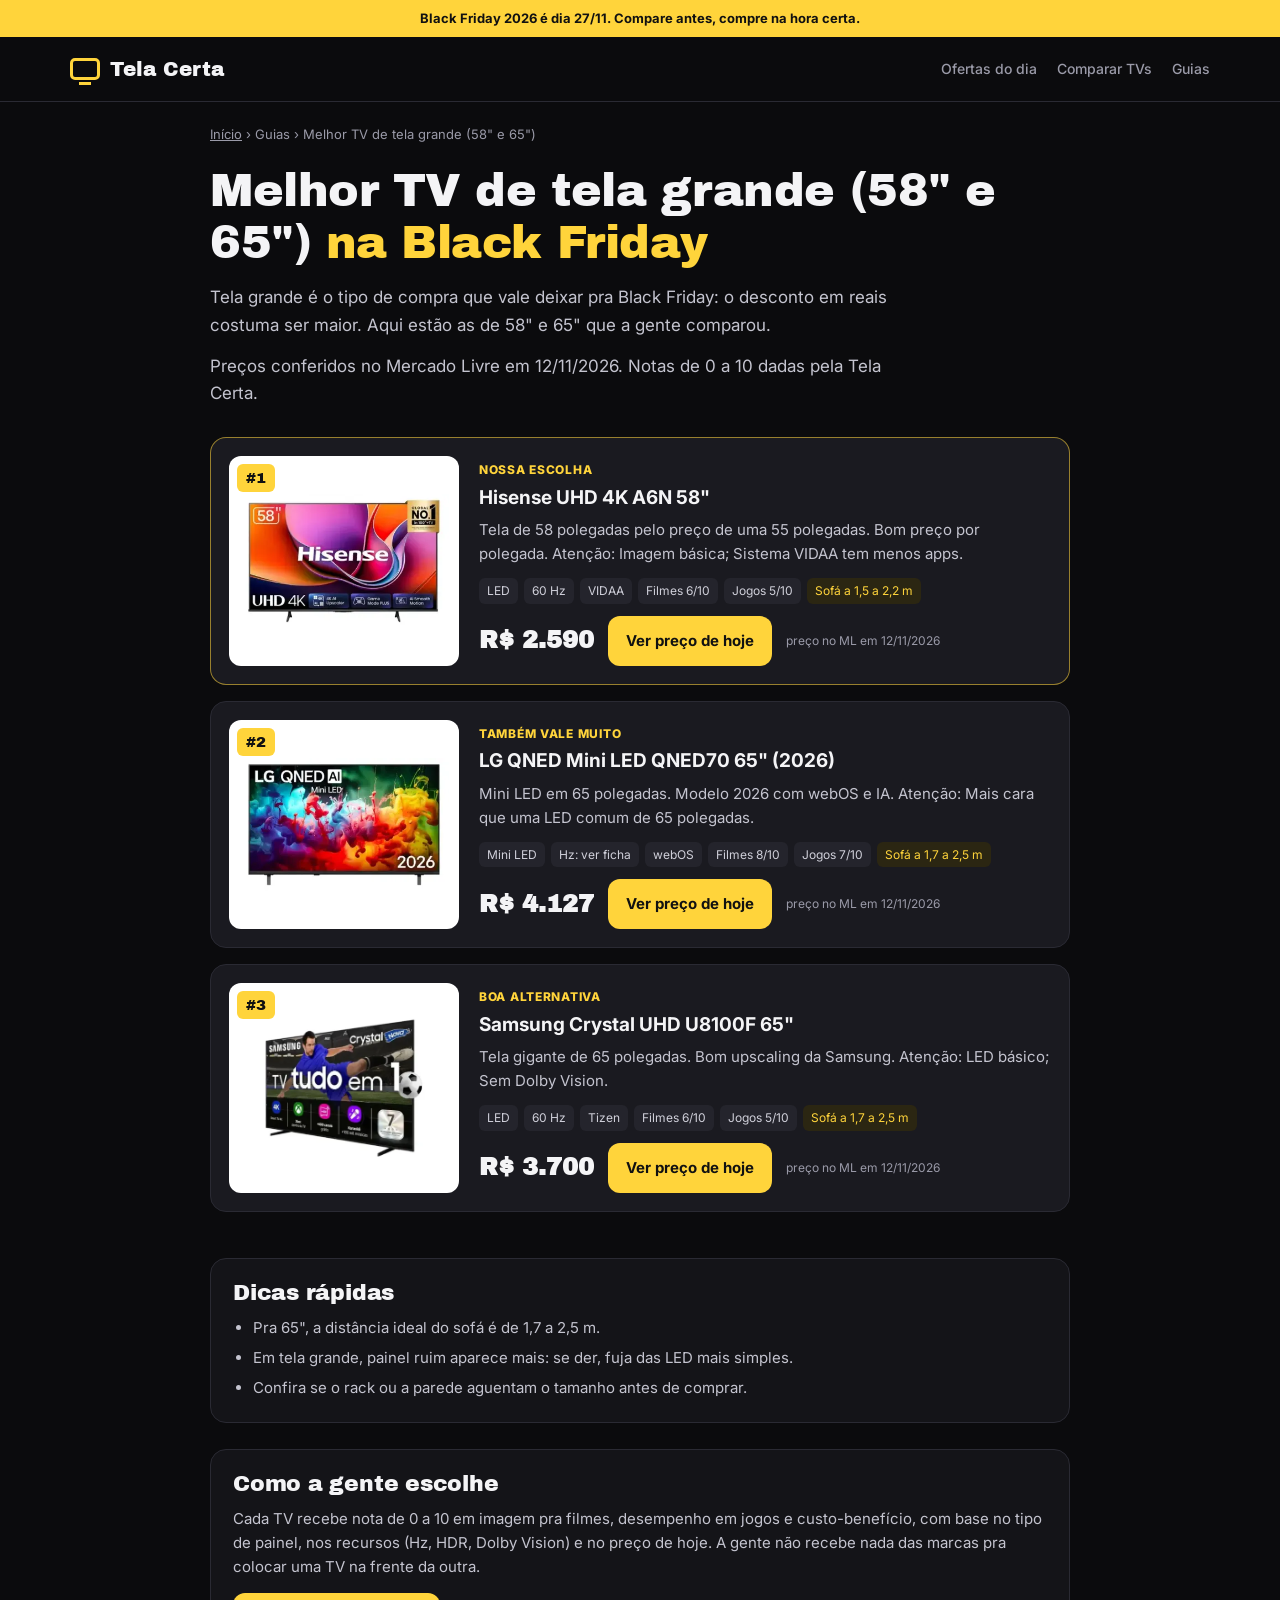
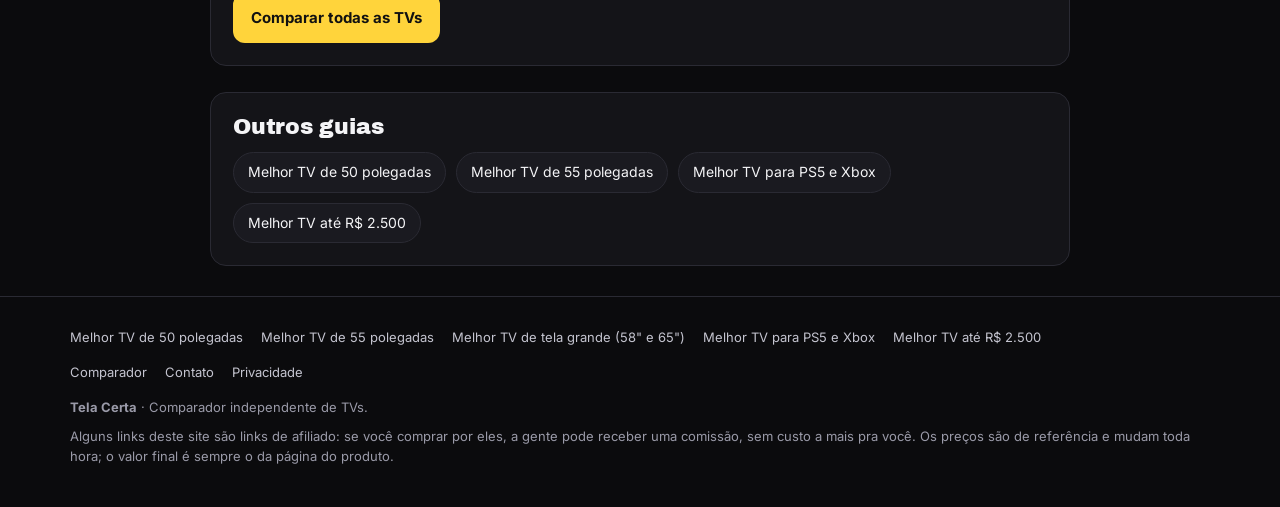
<file: melhor-tv-tela-grande.html>
<!DOCTYPE html>
<html lang="pt-BR">
<head>
<meta charset="UTF-8">
<meta name="viewport" content="width=device-width, initial-scale=1">
<title>Melhor TV de 58 e 65 polegadas para a Black Friday 2026 | Tela Certa</title>
<meta name="description" content="TVs de 58&quot; e 65&quot; comparadas: qual vale mais o preço pra quem quer tela grande.">
<link rel="canonical" href="https://lenielbruno99-droid.github.io/telacerta/melhor-tv-tela-grande.html">
<link rel="icon" href="favicon.svg" type="image/svg+xml">
<meta property="og:type" content="article">
<meta property="og:site_name" content="Tela Certa">
<meta property="og:title" content="Melhor TV de 58 e 65 polegadas para a Black Friday 2026">
<meta property="og:description" content="TVs de 58&quot; e 65&quot; comparadas: qual vale mais o preço pra quem quer tela grande.">
<meta property="og:image" content="https://lenielbruno99-droid.github.io/telacerta/og.png">
<meta property="og:url" content="https://lenielbruno99-droid.github.io/telacerta/melhor-tv-tela-grande.html">
<meta name="twitter:card" content="summary_large_image">
<meta name="theme-color" content="#0b0b0d">
<link rel="preconnect" href="https://fonts.googleapis.com">
<link rel="preconnect" href="https://fonts.gstatic.com" crossorigin>
<link href="https://fonts.googleapis.com/css2?family=Archivo+Black&family=Inter:wght@400;500;600;700&display=swap" rel="stylesheet">
<link rel="stylesheet" href="paginas.css">
<script type="application/ld+json">{"@context": "https://schema.org", "@type": "Article", "headline": "Melhor TV de 58 e 65 polegadas para a Black Friday 2026", "description": "TVs de 58\" e 65\" comparadas: qual vale mais o preço pra quem quer tela grande.", "inLanguage": "pt-BR", "publisher": {"@type": "Organization", "name": "Tela Certa"}}</script>
</head>
<body>
<div class="bar">Black Friday 2026 é dia 27/11. Compare antes, compre na hora certa.</div>
<header class="top"><div class="wrap"><a class="logo" href="index.html"><i></i>Tela Certa</a><nav><a href="index.html#ofertas">Ofertas do dia</a><a href="index.html#comparar">Comparar TVs</a><a href="melhor-tv-50-polegadas.html">Guias</a></nav></div></header>
<main class="wrap">
  <div class="crumbs"><a href="index.html">Início</a> › Guias › Melhor TV de tela grande (58" e 65")</div>
  <div class="intro">
    <h1>Melhor TV de tela grande (58" e 65") <em>na Black Friday</em></h1>
    <p>Tela grande é o tipo de compra que vale deixar pra Black Friday: o desconto em reais costuma ser maior. Aqui estão as de 58" e 65" que a gente comparou.</p>
    <p class="meta">Preços conferidos no Mercado Livre em <span id="atualizado"></span>. Notas de 0 a 10 dadas pela Tela Certa.</p>
  </div>
  <div class="picks" id="lista" data-filtro="grande" data-ordem="custo" data-max="6"></div>
  <div class="box"><h2>Dicas rápidas</h2><ul><li>Pra 65", a distância ideal do sofá é de 1,7 a 2,5 m.</li><li>Em tela grande, painel ruim aparece mais: se der, fuja das LED mais simples.</li><li>Confira se o rack ou a parede aguentam o tamanho antes de comprar.</li></ul></div>
  <div class="box"><h2>Como a gente escolhe</h2><p>Cada TV recebe nota de 0 a 10 em imagem pra filmes, desempenho em jogos e custo-benefício, com base no tipo de painel, nos recursos (Hz, HDR, Dolby Vision) e no preço de hoje. A gente não recebe nada das marcas pra colocar uma TV na frente da outra.</p>
    <p style="margin-top:14px"><a class="btn" href="index.html#comparar">Comparar todas as TVs</a></p></div>
  <div class="box"><h2>Outros guias</h2><div class="related"><a href="melhor-tv-50-polegadas.html">Melhor TV de 50 polegadas</a><a href="melhor-tv-55-polegadas.html">Melhor TV de 55 polegadas</a><a href="melhor-tv-para-ps5-xbox.html">Melhor TV para PS5 e Xbox</a><a href="melhor-tv-ate-2500-reais.html">Melhor TV até R$ 2.500</a></div></div>
</main>
<footer><div class="wrap">
  <div class="flinks"><a href="melhor-tv-50-polegadas.html">Melhor TV de 50 polegadas</a><a href="melhor-tv-55-polegadas.html">Melhor TV de 55 polegadas</a><a href="melhor-tv-tela-grande.html">Melhor TV de tela grande (58" e 65")</a><a href="melhor-tv-para-ps5-xbox.html">Melhor TV para PS5 e Xbox</a><a href="melhor-tv-ate-2500-reais.html">Melhor TV até R$ 2.500</a></div>
  <div class="flinks"><a href="index.html">Comparador</a><a href="contato.html">Contato</a><a href="privacidade.html">Privacidade</a></div>
  <p><b>Tela Certa</b> · Comparador independente de TVs.</p>
  <p>Alguns links deste site são links de afiliado: se você comprar por eles, a gente pode receber uma comissão, sem custo a mais pra você. Os preços são de referência e mudam toda hora; o valor final é sempre o da página do produto.</p>
</div></footer>
<script src="catalogo.js"></script>
<script src="analytics.js"></script>
<script src="paginas.js"></script>
</body>
</html>
</file>
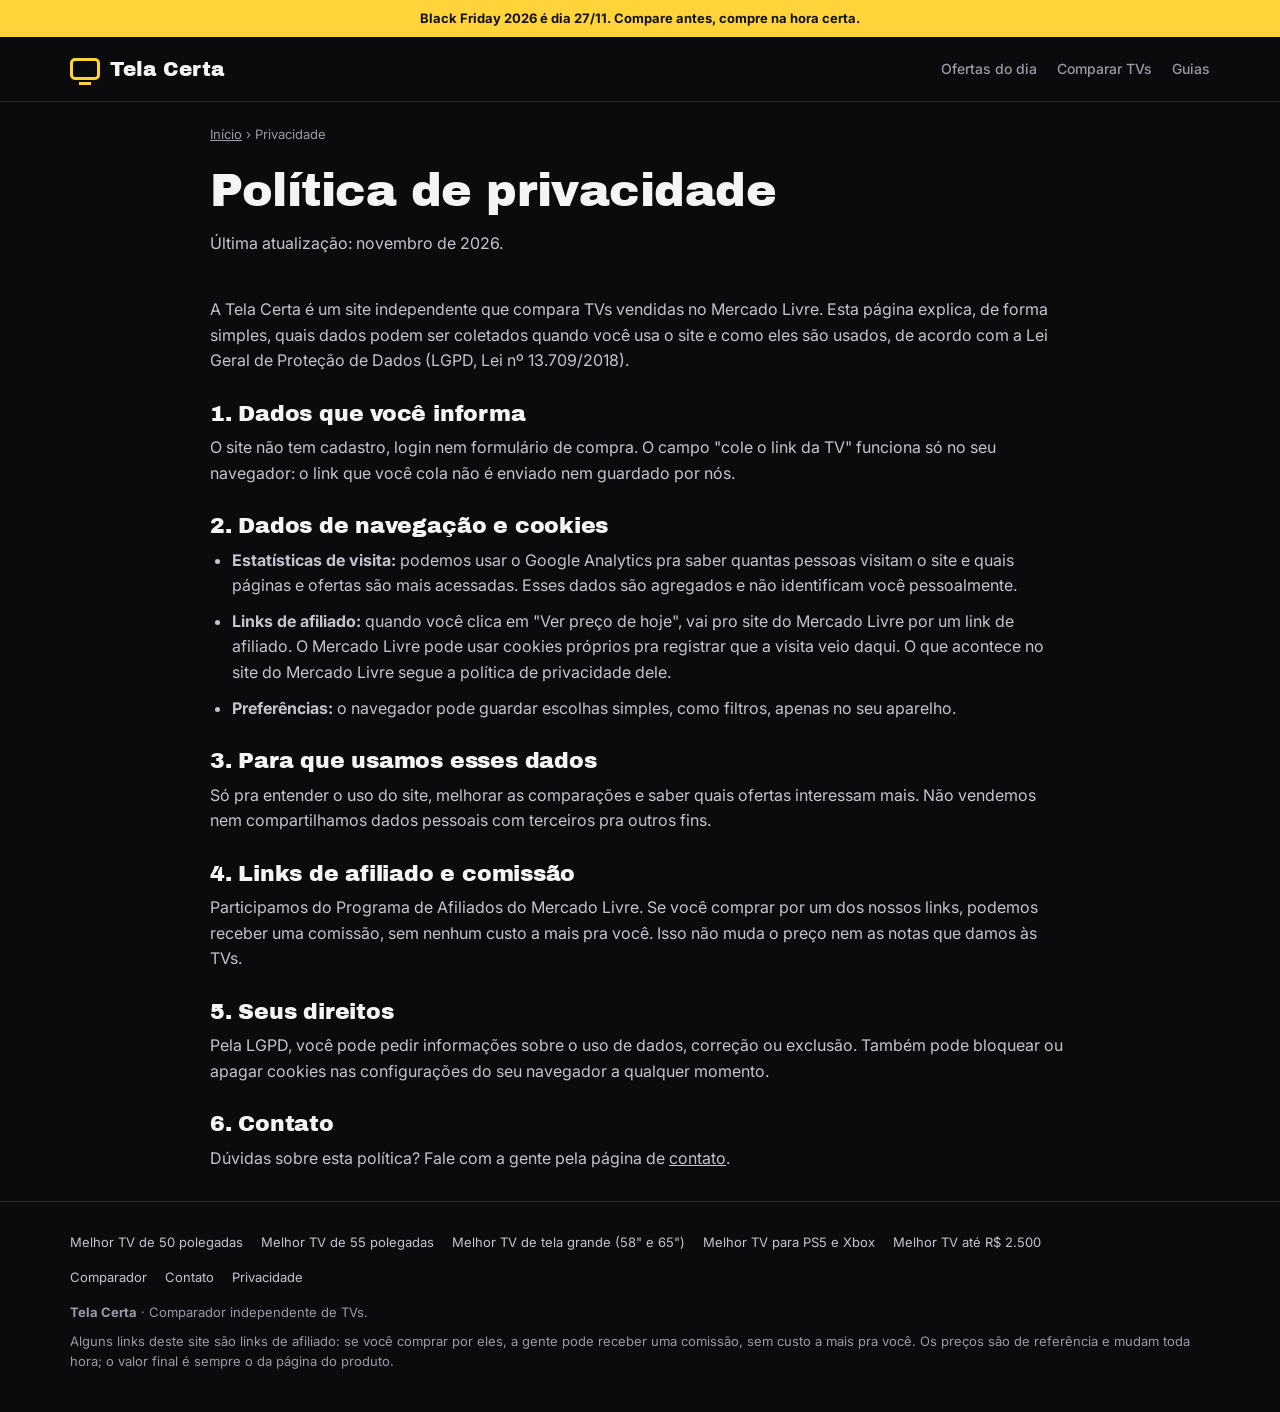
<file: privacidade.html>
<!DOCTYPE html>
<html lang="pt-BR">
<head>
<meta charset="UTF-8">
<meta name="viewport" content="width=device-width, initial-scale=1">
<title>Política de privacidade | Tela Certa</title>
<meta name="description" content="Como a Tela Certa trata dados de navegação, cookies e links de afiliado.">
<link rel="canonical" href="https://lenielbruno99-droid.github.io/telacerta/privacidade.html">
<link rel="icon" href="favicon.svg" type="image/svg+xml">
<meta property="og:type" content="article">
<meta property="og:site_name" content="Tela Certa">
<meta property="og:title" content="Política de privacidade">
<meta property="og:description" content="Como a Tela Certa trata dados de navegação, cookies e links de afiliado.">
<meta property="og:image" content="https://lenielbruno99-droid.github.io/telacerta/og.png">
<meta property="og:url" content="https://lenielbruno99-droid.github.io/telacerta/privacidade.html">
<meta name="twitter:card" content="summary_large_image">
<meta name="theme-color" content="#0b0b0d">
<link rel="preconnect" href="https://fonts.googleapis.com">
<link rel="preconnect" href="https://fonts.gstatic.com" crossorigin>
<link href="https://fonts.googleapis.com/css2?family=Archivo+Black&family=Inter:wght@400;500;600;700&display=swap" rel="stylesheet">
<link rel="stylesheet" href="paginas.css">
</head>
<body>
<div class="bar">Black Friday 2026 é dia 27/11. Compare antes, compre na hora certa.</div>
<header class="top"><div class="wrap"><a class="logo" href="index.html"><i></i>Tela Certa</a><nav><a href="index.html#ofertas">Ofertas do dia</a><a href="index.html#comparar">Comparar TVs</a><a href="melhor-tv-50-polegadas.html">Guias</a></nav></div></header>
<main class="wrap legal">
  <div class="crumbs"><a href="index.html">Início</a> › Privacidade</div>
  <div class="intro"><h1>Política de privacidade</h1><p>Última atualização: novembro de 2026.</p></div>
  <p>A Tela Certa é um site independente que compara TVs vendidas no Mercado Livre. Esta página explica, de forma simples, quais dados podem ser coletados quando você usa o site e como eles são usados, de acordo com a Lei Geral de Proteção de Dados (LGPD, Lei nº 13.709/2018).</p>
  <h2>1. Dados que você informa</h2>
  <p>O site não tem cadastro, login nem formulário de compra. O campo "cole o link da TV" funciona só no seu navegador: o link que você cola não é enviado nem guardado por nós.</p>
  <h2>2. Dados de navegação e cookies</h2>
  <ul>
    <li><b>Estatísticas de visita:</b> podemos usar o Google Analytics pra saber quantas pessoas visitam o site e quais páginas e ofertas são mais acessadas. Esses dados são agregados e não identificam você pessoalmente.</li>
    <li><b>Links de afiliado:</b> quando você clica em "Ver preço de hoje", vai pro site do Mercado Livre por um link de afiliado. O Mercado Livre pode usar cookies próprios pra registrar que a visita veio daqui. O que acontece no site do Mercado Livre segue a política de privacidade dele.</li>
    <li><b>Preferências:</b> o navegador pode guardar escolhas simples, como filtros, apenas no seu aparelho.</li>
  </ul>
  <h2>3. Para que usamos esses dados</h2>
  <p>Só pra entender o uso do site, melhorar as comparações e saber quais ofertas interessam mais. Não vendemos nem compartilhamos dados pessoais com terceiros pra outros fins.</p>
  <h2>4. Links de afiliado e comissão</h2>
  <p>Participamos do Programa de Afiliados do Mercado Livre. Se você comprar por um dos nossos links, podemos receber uma comissão, sem nenhum custo a mais pra você. Isso não muda o preço nem as notas que damos às TVs.</p>
  <h2>5. Seus direitos</h2>
  <p>Pela LGPD, você pode pedir informações sobre o uso de dados, correção ou exclusão. Também pode bloquear ou apagar cookies nas configurações do seu navegador a qualquer momento.</p>
  <h2>6. Contato</h2>
  <p>Dúvidas sobre esta política? Fale com a gente pela página de <a href="contato.html">contato</a>.</p>
</main>
<footer><div class="wrap">
  <div class="flinks"><a href="melhor-tv-50-polegadas.html">Melhor TV de 50 polegadas</a><a href="melhor-tv-55-polegadas.html">Melhor TV de 55 polegadas</a><a href="melhor-tv-tela-grande.html">Melhor TV de tela grande (58" e 65")</a><a href="melhor-tv-para-ps5-xbox.html">Melhor TV para PS5 e Xbox</a><a href="melhor-tv-ate-2500-reais.html">Melhor TV até R$ 2.500</a></div>
  <div class="flinks"><a href="index.html">Comparador</a><a href="contato.html">Contato</a><a href="privacidade.html">Privacidade</a></div>
  <p><b>Tela Certa</b> · Comparador independente de TVs.</p>
  <p>Alguns links deste site são links de afiliado: se você comprar por eles, a gente pode receber uma comissão, sem custo a mais pra você. Os preços são de referência e mudam toda hora; o valor final é sempre o da página do produto.</p>
</div></footer>
<script src="catalogo.js"></script>
<script src="analytics.js"></script>
</body>
</html>
</file>
<file: paginas.css>
:root{--bg:#0b0b0d;--bg2:#141418;--card:#1a1a20;--line:#2a2a33;--txt:#f4f4f6;--mut:#9a9aa8;--acc:#ffd43b;--acc2:#ff5c39;--ok:#3ddc97;--r:16px}
*{box-sizing:border-box;margin:0;padding:0}
body{font-family:Inter,system-ui,sans-serif;background:var(--bg);color:var(--txt);line-height:1.6;-webkit-font-smoothing:antialiased}
a{color:inherit}
.wrap{max-width:900px;margin:0 auto;padding:0 20px}
h1,h2{font-family:"Archivo Black",Inter,sans-serif;font-weight:400;line-height:1.15;letter-spacing:-.01em}
.bar{background:var(--acc);color:#111;font-weight:700;font-size:13px;text-align:center;padding:8px 12px}
header.top{border-bottom:1px solid var(--line)}
header.top .wrap{display:flex;align-items:center;justify-content:space-between;height:64px;max-width:1180px}
.logo{display:flex;align-items:center;gap:10px;font-family:"Archivo Black";font-size:20px;text-decoration:none}
.logo i{width:30px;height:22px;border:3px solid var(--acc);border-radius:5px;position:relative;display:inline-block}
.logo i:after{content:"";position:absolute;left:50%;bottom:-8px;width:12px;height:3px;background:var(--acc);transform:translateX(-50%)}
nav a{color:var(--mut);text-decoration:none;font-size:14px;margin-left:20px;font-weight:500}
nav a:hover{color:var(--txt)}
@media(max-width:640px){nav{display:none}}
.crumbs{font-size:13px;color:var(--mut);padding:22px 0 0}
.crumbs a{color:var(--mut)}
.intro{padding:20px 0 30px}
.intro h1{font-size:clamp(30px,5vw,46px)}
.intro h1 em{font-style:normal;color:var(--acc)}
.intro p{color:#c4c4cf;font-size:17px;margin-top:14px;max-width:720px}
.meta{font-size:13px;color:var(--mut);margin-top:12px}
.btn{background:var(--acc);color:#111;border:0;border-radius:12px;padding:13px 18px;font-weight:700;font-size:15px;cursor:pointer;font-family:inherit;text-decoration:none;display:inline-flex;align-items:center;justify-content:center;gap:8px}
.btn:hover{filter:brightness(1.07)}
.btn.ghost{background:transparent;color:var(--txt);border:1px solid var(--line)}
.picks{display:grid;gap:16px;padding-bottom:20px}
.pick-item{display:grid;grid-template-columns:230px 1fr;gap:20px;background:var(--card);border:1px solid var(--line);border-radius:var(--r);padding:18px;position:relative}
.pick-item.first{border-color:rgba(255,212,59,.55)}
.pick-item .ph{background:#fff;border-radius:12px;display:flex;align-items:center;justify-content:center;min-height:160px;position:relative}
.pick-item .ph img{max-width:100%;max-height:170px;object-fit:contain;padding:10px}
.pick-item .rk{position:absolute;top:8px;left:8px;background:var(--acc);color:#111;font-family:"Archivo Black";font-size:15px;padding:2px 9px;border-radius:6px}
.pick-item .lbl{font-size:12px;font-weight:800;color:var(--acc);text-transform:uppercase;letter-spacing:.06em}
.pick-item h3{font-size:19px;line-height:1.3;margin:4px 0 8px}
.pick-item p.why{color:#c4c4cf;font-size:15px}
.chips{display:flex;flex-wrap:wrap;gap:6px;margin:12px 0}
.chips span{font-size:12px;background:#24242c;border-radius:6px;padding:3px 8px;color:#d0d0da}
.chips span.d{background:#2b2612;color:var(--acc)}
.buy{display:flex;align-items:center;gap:14px;flex-wrap:wrap;margin-top:6px}
.buy b{font-family:"Archivo Black";font-size:24px}
.buy small{color:var(--mut);font-size:12px}
@media(max-width:640px){.pick-item{grid-template-columns:1fr}}
.box{background:var(--bg2);border:1px solid var(--line);border-radius:var(--r);padding:22px;margin:26px 0}
.box h2{font-size:22px;margin-bottom:10px}
.box p,.box li{color:#c4c4cf;font-size:15px}
.box ul{padding-left:20px;display:grid;gap:6px;margin-top:6px}
.related{display:flex;flex-wrap:wrap;gap:10px;margin-top:12px}
.related a{background:var(--card);border:1px solid var(--line);border-radius:99px;padding:8px 14px;font-size:14px;text-decoration:none}
.related a:hover{border-color:var(--acc)}
.legal h2{font-size:22px;margin:28px 0 8px}
.legal p,.legal li{color:#c4c4cf;font-size:16px;margin-bottom:10px}
.legal ul{padding-left:22px}
footer{border-top:1px solid var(--line);padding:30px 0 40px;color:var(--mut);font-size:13px;margin-top:30px}
footer .wrap{max-width:1180px}
footer p+p{margin-top:8px}
.flinks{display:flex;flex-wrap:wrap;gap:8px 18px;margin-bottom:14px}
.flinks a{color:#c4c4cf;text-decoration:none}
.flinks a:hover{color:var(--acc)}
</file>
